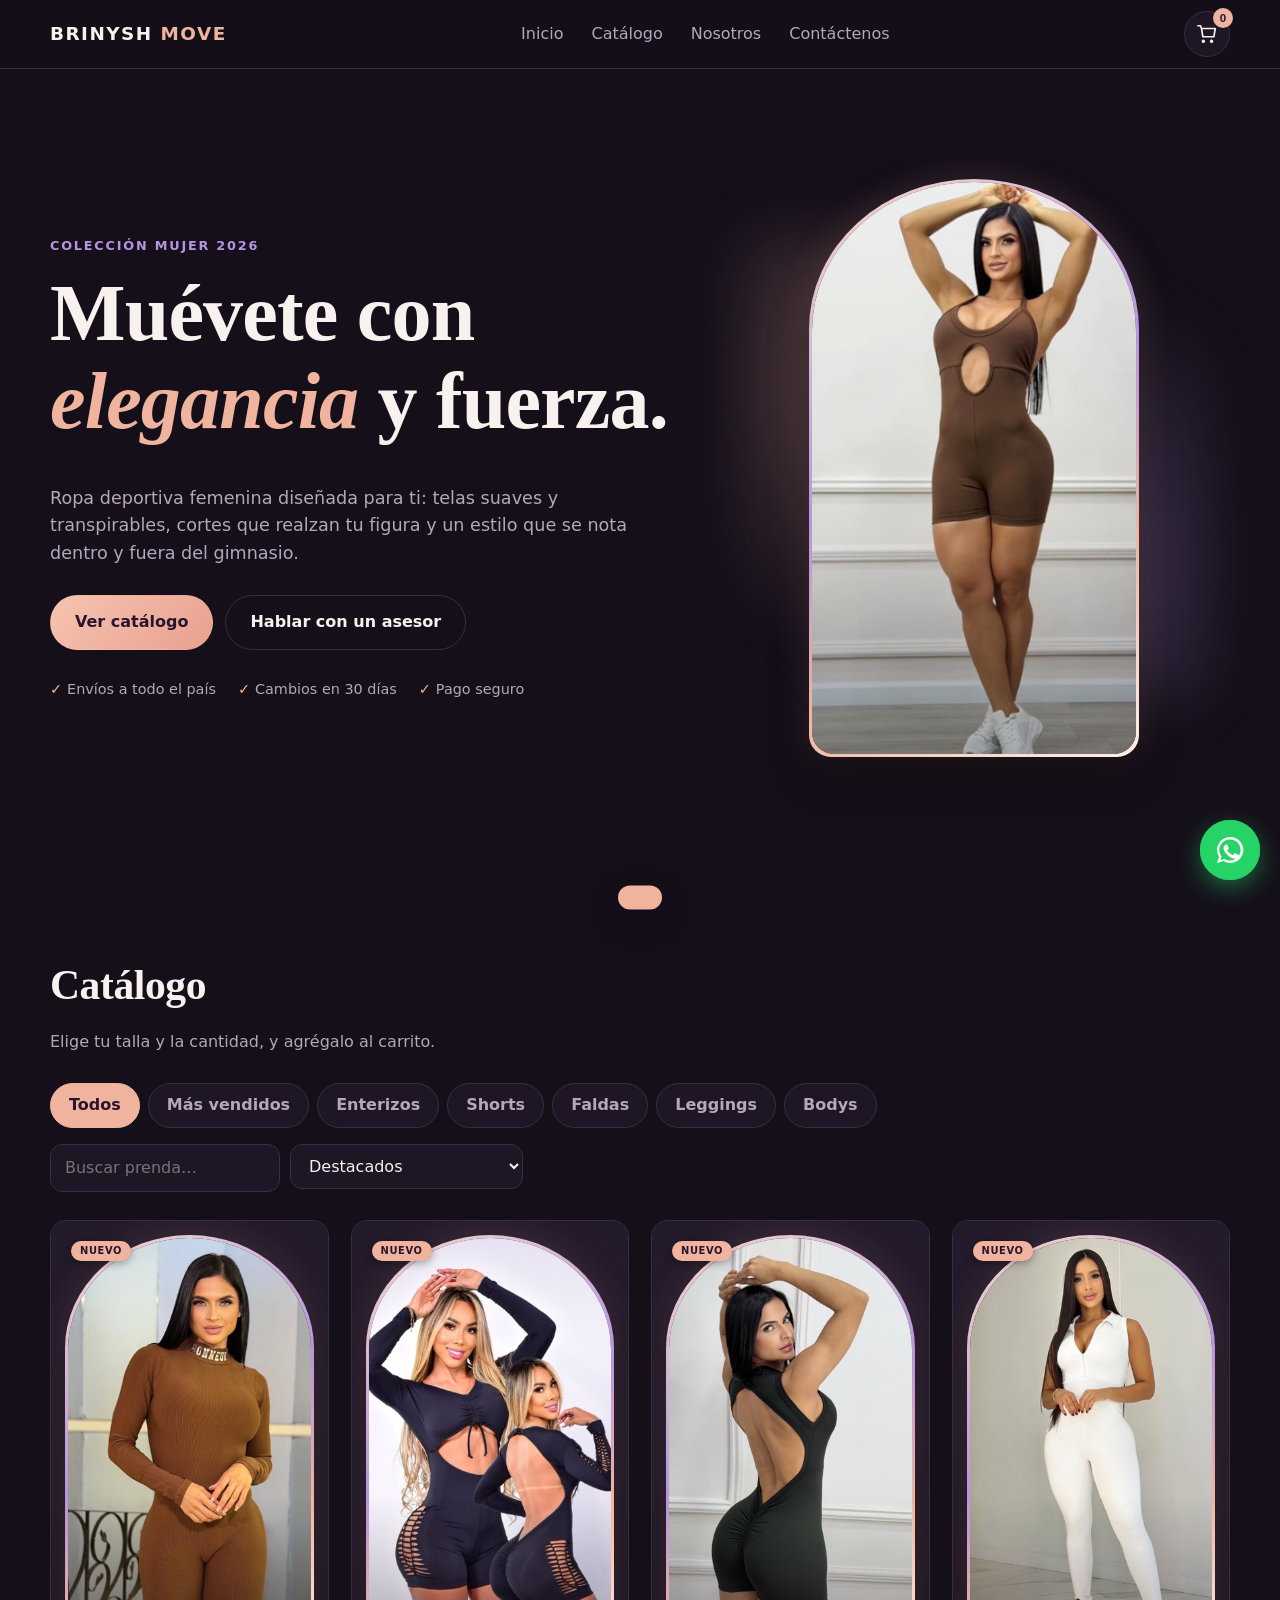
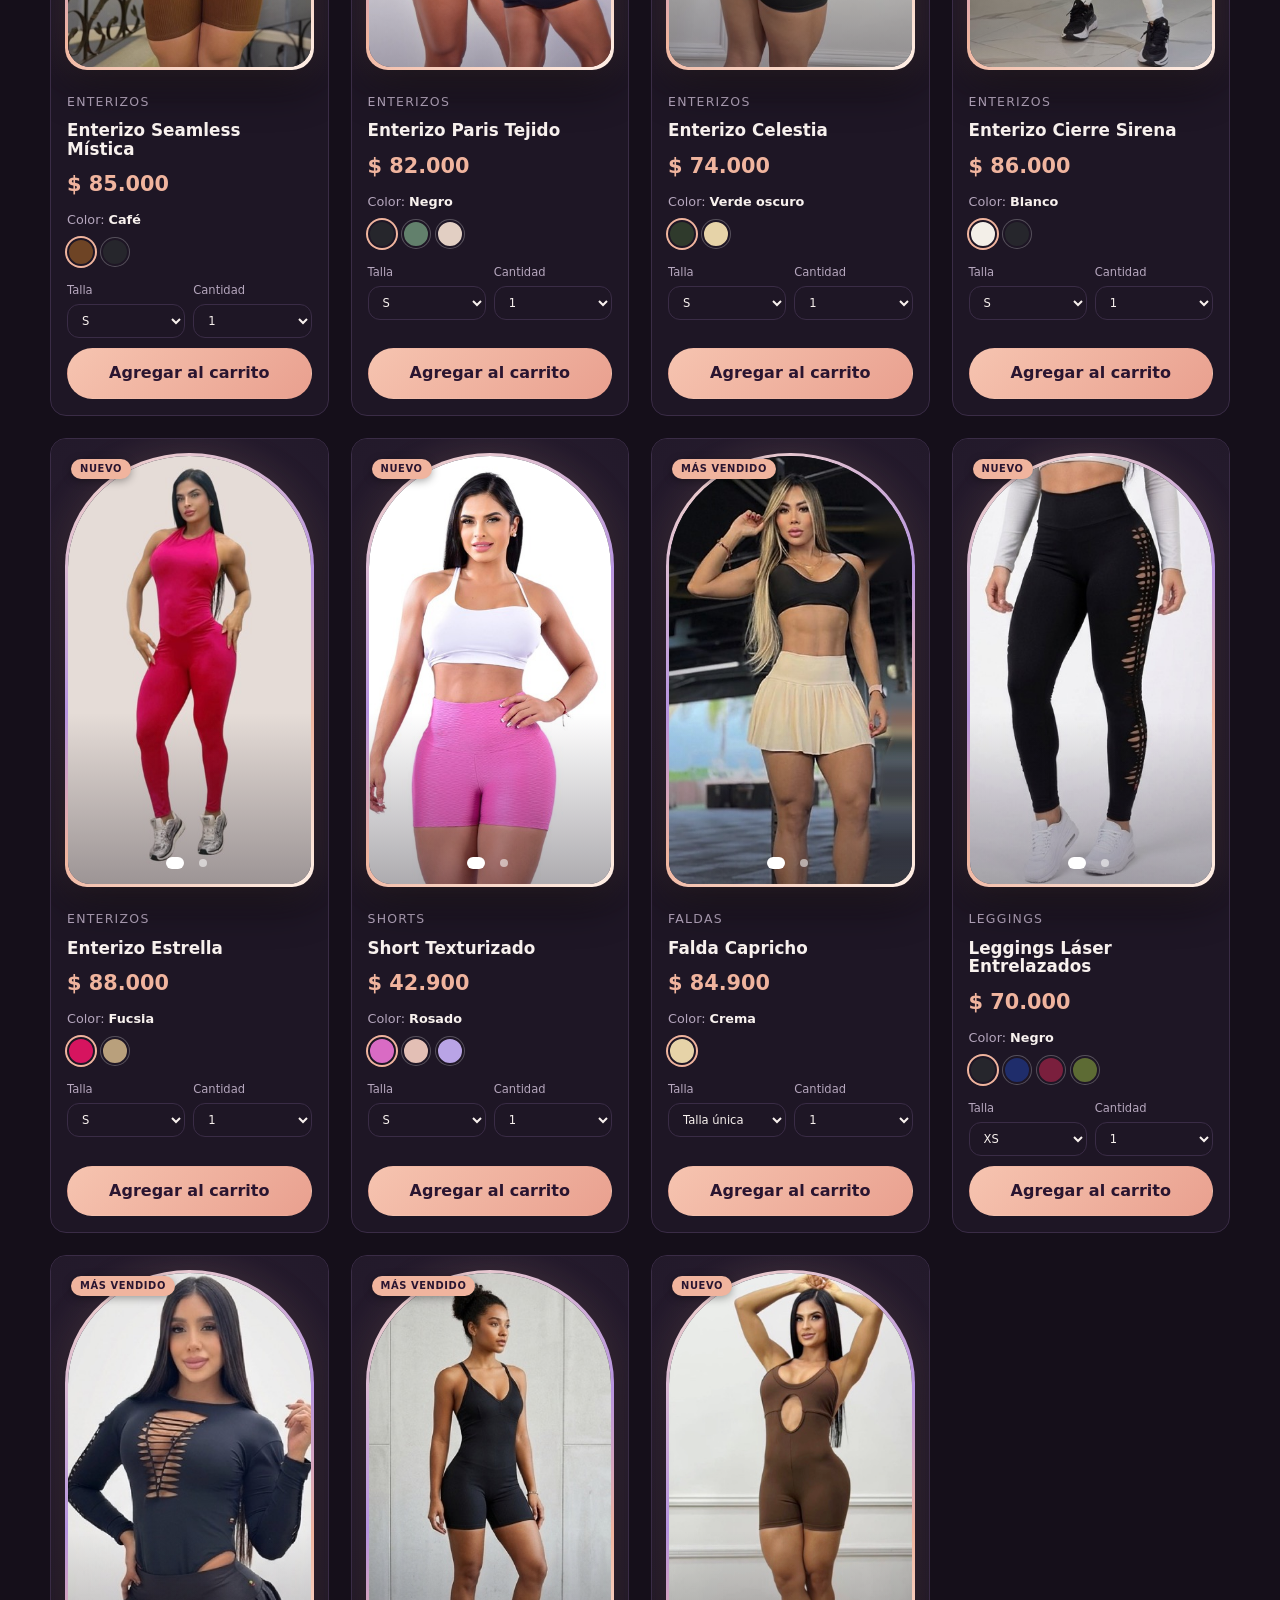
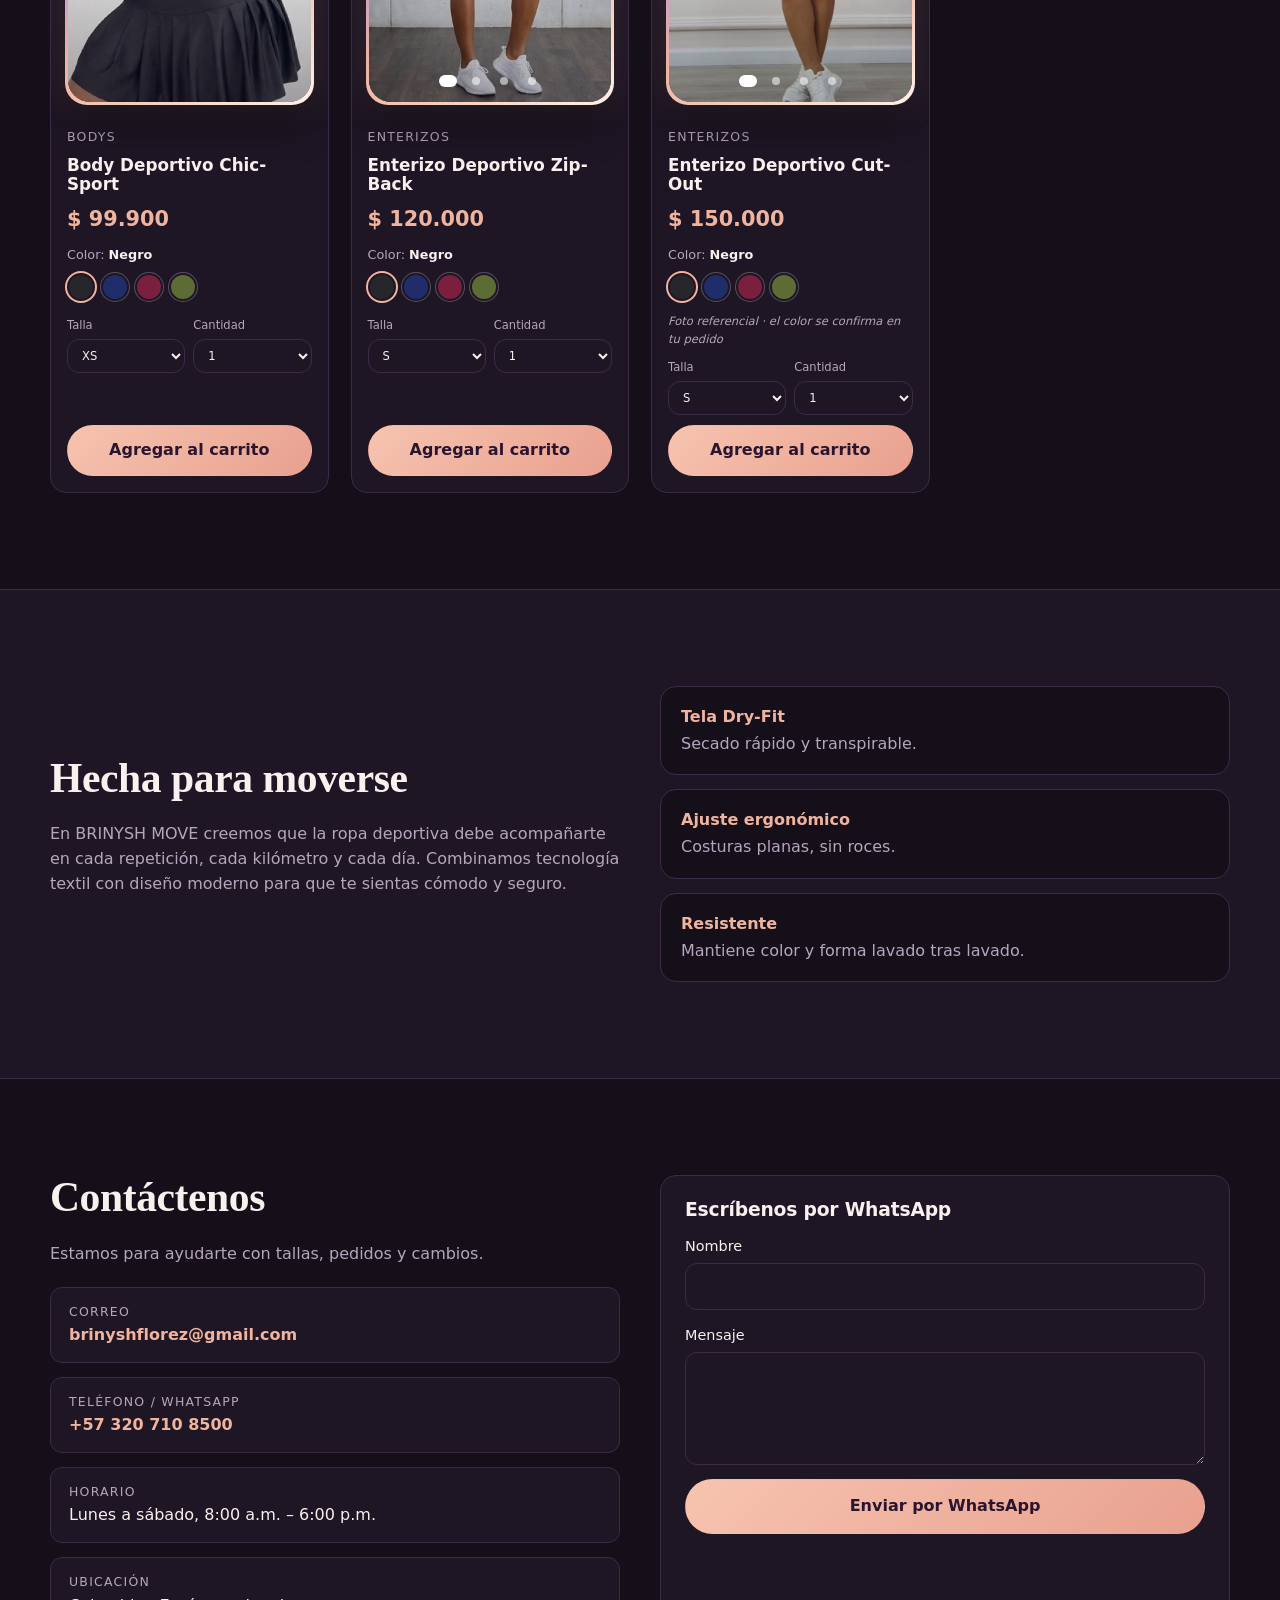
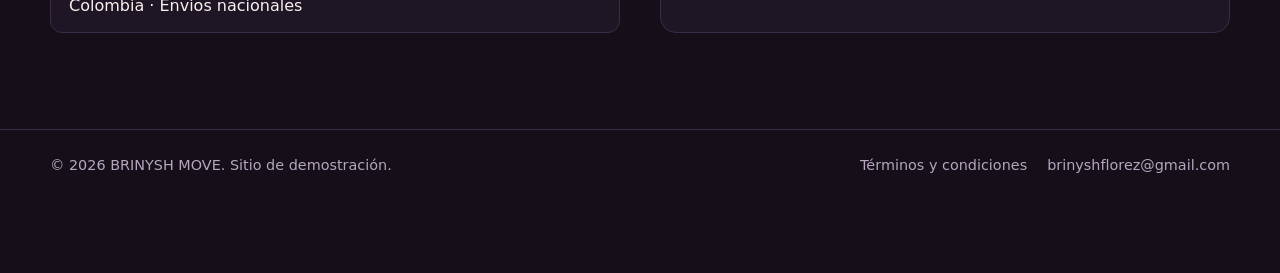
<file: index.html>
<!doctype html>
<html lang="es">
<head>
  <meta charset="utf-8">
  <meta name="viewport" content="width=device-width, initial-scale=1">
  <title>BRINYSH MOVE | Ropa deportiva</title>
  <meta name="description" content="BRINYSH MOVE: ropa deportiva femenina de alto rendimiento. Camisetas, leggings, shorts, sudaderas y más. Compra online y escríbenos por WhatsApp.">
  <meta name="theme-color" content="#150f1a">
  <meta http-equiv="Content-Security-Policy" content="default-src 'self'; img-src 'self' data:; style-src 'self'; script-src 'self'; base-uri 'self'; form-action 'none'">
  <meta property="og:title" content="BRINYSH MOVE | Ropa deportiva">
  <meta property="og:description" content="Muévete con estilo. Ropa deportiva femenina de alto rendimiento.">
  <meta property="og:type" content="website">
  <link rel="icon" href="data:image/svg+xml,%3Csvg xmlns='http://www.w3.org/2000/svg' viewBox='0 0 32 32'%3E%3Crect width='32' height='32' rx='8' fill='%23150f1a'/%3E%3Cpath d='M7 22 13 10l4 8 3-5 5 9' fill='none' stroke='%23f0b49e' stroke-width='3' stroke-linecap='round' stroke-linejoin='round'/%3E%3C/svg%3E">
  <link rel="stylesheet" href="css/styles.css">
</head>
<body>
  <a class="skip" href="#catalogo">Saltar al catálogo</a>

  <header class="header">
    <div class="container header__inner">
      <a class="logo" href="#inicio" aria-label="BRINYSH MOVE, inicio">BRINYSH<span> MOVE</span></a>
      <nav class="nav" id="nav" aria-label="Principal">
        <a href="#inicio">Inicio</a>
        <a href="#catalogo">Catálogo</a>
        <a href="#nosotros">Nosotros</a>
        <a href="#contacto">Contáctenos</a>
      </nav>
      <div class="header__actions">
        <button class="cart-btn" id="openCart" type="button" aria-label="Abrir carrito">
          <svg viewBox="0 0 24 24" aria-hidden="true"><path d="M6 6h15l-1.5 9h-12zM6 6 5 3H2M9 20a1 1 0 1 0 0 .01M18 20a1 1 0 1 0 0 .01"/></svg>
          <span class="cart-btn__count" id="cartCount" aria-live="polite">0</span>
        </button>
        <button class="burger" id="burger" type="button" aria-label="Menú" aria-expanded="false" aria-controls="nav"><span></span><span></span><span></span></button>
      </div>
    </div>
  </header>

  <main>
    <section class="hero" id="inicio">
      <div class="container hero__inner">
        <div class="hero__text">
          <p class="eyebrow">Colección mujer 2026</p>
          <h1>Muévete con <em>elegancia</em> y fuerza.</h1>
          <p class="lead">Ropa deportiva femenina diseñada para ti: telas suaves y transpirables, cortes que realzan tu figura y un estilo que se nota dentro y fuera del gimnasio.</p>
          <div class="hero__cta">
            <a class="btn btn--primary" href="#catalogo">Ver catálogo</a>
            <a class="btn btn--ghost" href="#contacto">Hablar con un asesor</a>
          </div>
          <ul class="perks">
            <li>Envíos a todo el país</li>
            <li>Cambios en 30 días</li>
            <li>Pago seguro</li>
          </ul>
        </div>
        <div class="hero__art" aria-hidden="true">
          <div class="hero__blob"></div>
          <div class="hero__card" id="heroArt"></div>
        </div>
      </div>
    </section>

    <section class="section" id="catalogo">
      <div class="container">
        <div class="section__head">
          <h2>Catálogo</h2>
          <p>Elige tu talla y la cantidad, y agrégalo al carrito.</p>
        </div>

        <div class="toolbar">
          <div class="chips" id="chips" role="group" aria-label="Filtrar por categoría"></div>
          <div class="toolbar__right">
            <label class="field">
              <span class="sr">Buscar</span>
              <input type="search" id="search" placeholder="Buscar prenda…" autocomplete="off">
            </label>
            <label class="field">
              <span class="sr">Ordenar</span>
              <select id="sort">
                <option value="featured">Destacados</option>
                <option value="asc">Precio: menor a mayor</option>
                <option value="desc">Precio: mayor a menor</option>
                <option value="name">Nombre A-Z</option>
              </select>
            </label>
          </div>
        </div>

        <div class="grid" id="grid" aria-live="polite"></div>
        <p class="empty" id="empty" hidden>No encontramos prendas con ese criterio.</p>
      </div>
    </section>

    <section class="section section--alt" id="nosotros">
      <div class="container about">
        <div>
          <h2>Hecha para moverse</h2>
          <p>En BRINYSH MOVE creemos que la ropa deportiva debe acompañarte en cada repetición, cada kilómetro y cada día. Combinamos tecnología textil con diseño moderno para que te sientas cómodo y seguro.</p>
        </div>
        <ul class="features">
          <li><strong>Tela Dry-Fit</strong><span>Secado rápido y transpirable.</span></li>
          <li><strong>Ajuste ergonómico</strong><span>Costuras planas, sin roces.</span></li>
          <li><strong>Resistente</strong><span>Mantiene color y forma lavado tras lavado.</span></li>
        </ul>
      </div>
    </section>

    <section class="section" id="contacto">
      <div class="container contact">
        <div>
          <h2>Contáctenos</h2>
          <p>Estamos para ayudarte con tallas, pedidos y cambios.</p>
          <ul class="contact__list">
            <li><span>Correo</span><a href="mailto:brinyshflorez@gmail.com">brinyshflorez@gmail.com</a></li>
            <li><span>Teléfono / WhatsApp</span><a href="tel:+573207108500">+57 320 710 8500</a></li>
            <li><span>Horario</span>Lunes a sábado, 8:00 a.m. – 6:00 p.m.</li>
            <li><span>Ubicación</span>Colombia · Envíos nacionales</li>
          </ul>
        </div>
        <form class="form" id="contactForm" novalidate>
          <h3>Escríbenos por WhatsApp</h3>
          <label>Nombre
            <input name="name" required maxlength="60" autocomplete="name">
          </label>
          <label>Mensaje
            <textarea name="message" rows="4" required maxlength="400"></textarea>
          </label>
          <p class="form__error" id="formError" role="alert" hidden></p>
          <button class="btn btn--primary" type="submit">Enviar por WhatsApp</button>
        </form>
      </div>
    </section>
  </main>

  <footer class="footer">
    <div class="container footer__inner">
      <span>© <span id="year"></span> BRINYSH MOVE. Sitio de demostración.</span>
      <nav class="footer__links" aria-label="Legal y contacto">
        <a href="terminos.html">Términos y condiciones</a>
        <a href="mailto:brinyshflorez@gmail.com">brinyshflorez@gmail.com</a>
      </nav>
    </div>
  </footer>

  <a class="wa" id="waFloat" href="#" target="_blank" rel="noopener noreferrer" aria-label="Chatear por WhatsApp con el vendedor">
    <svg viewBox="0 0 32 32" aria-hidden="true"><path fill="currentColor" d="M16 3a13 13 0 0 0-11 19.8L3 29l6.4-2A13 13 0 1 0 16 3zm0 2.4a10.6 10.6 0 1 1-5.5 19.7l-.4-.2-3.8 1.2 1.2-3.7-.3-.4A10.6 10.6 0 0 1 16 5.4zm-4.2 5.3c-.3 0-.7.1-1 .5-.4.4-1.300 1.300-1.300 3.100s1.300 3.600 1.500 3.800c.2.300 2.600 4.100 6.400 5.600 3.100 1.200 3.700 1 4.400.9.700-.1 2.200-.9 2.500-1.800.3-.9.3-1.600.2-1.800-.1-.2-.4-.3-.8-.5s-2.200-1.100-2.500-1.200c-.3-.1-.6-.2-.8.200-.2.400-.9 1.200-1.100 1.400-.2.200-.4.300-.8.100-.4-.2-1.600-.6-3-1.900-1.100-1-1.900-2.200-2.100-2.600-.2-.4 0-.6.200-.8l.6-.7c.2-.2.200-.4.400-.6.100-.3.100-.5 0-.7l-1.100-2.700c-.3-.7-.6-.6-.8-.6z"/></svg>
  </a>

  <div class="overlay" id="overlay" hidden></div>
  <aside class="drawer" id="drawer" role="dialog" aria-modal="true" aria-labelledby="drawerTitle" aria-hidden="true">
    <div class="drawer__head">
      <h2 id="drawerTitle">Tu carrito</h2>
      <button type="button" class="icon-btn" id="closeCart" aria-label="Cerrar carrito">✕</button>
    </div>
    <ul class="cart-list" id="cartList"></ul>
    <p class="empty" id="cartEmpty">Tu carrito está vacío.</p>
    <div class="drawer__foot">
      <div class="totals"><span>Total</span><strong id="cartTotal">$0</strong></div>
      <button type="button" class="btn btn--primary btn--block" id="checkout" disabled>Pagar con PSE</button>
      <button type="button" class="btn btn--ghost btn--block" id="clearCart" disabled>Vaciar carrito</button>
      <p class="note">Pago con PSE (débito desde tu cuenta bancaria). Demo: no se cobra dinero real.</p>
    </div>
  </aside>

  <div class="toast" id="toast" role="status" aria-live="polite"></div>

  <script src="js/config.js"></script>
  <script src="js/products.js"></script>
  <script src="js/app.js"></script>
</body>
</html>
</file>
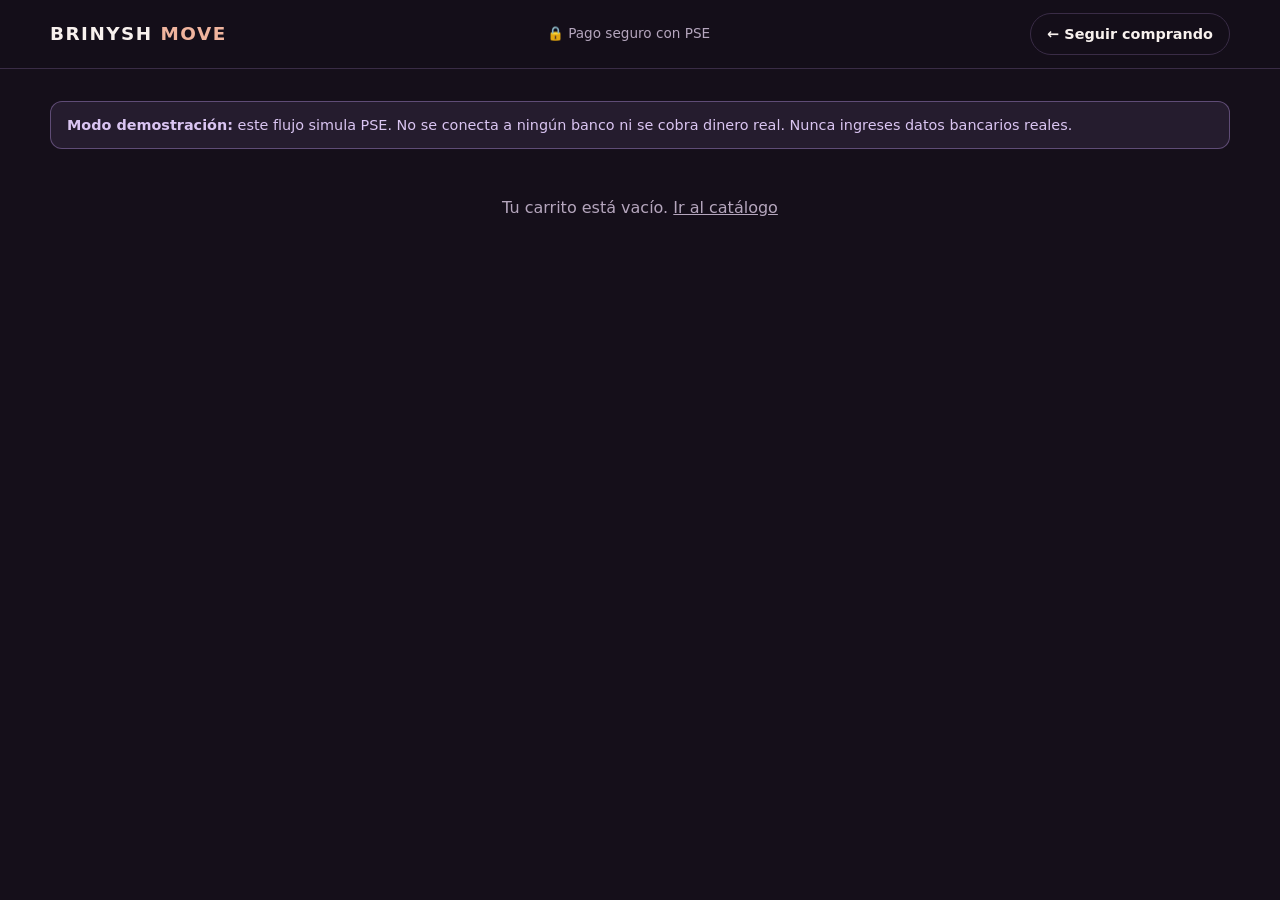
<file: checkout.html>
<!doctype html>
<html lang="es">
<head>
  <meta charset="utf-8">
  <meta name="viewport" content="width=device-width, initial-scale=1">
  <title>Pagar con PSE | BRINYSH MOVE</title>
  <meta name="robots" content="noindex">
  <meta name="theme-color" content="#150f1a">
  <meta http-equiv="Content-Security-Policy" content="default-src 'self'; img-src 'self' data:; style-src 'self'; script-src 'self'; base-uri 'self'; form-action 'none'; connect-src https://script.google.com https://script.googleusercontent.com">
  <link rel="icon" href="data:image/svg+xml,%3Csvg xmlns='http://www.w3.org/2000/svg' viewBox='0 0 32 32'%3E%3Crect width='32' height='32' rx='8' fill='%23150f1a'/%3E%3Cpath d='M7 22 13 10l4 8 3-5 5 9' fill='none' stroke='%23f0b49e' stroke-width='3' stroke-linecap='round' stroke-linejoin='round'/%3E%3C/svg%3E">
  <link rel="stylesheet" href="css/styles.css">
</head>
<body>
  <header class="header">
    <div class="container header__inner">
      <a class="logo" href="index.html" aria-label="BRINYSH MOVE, volver a la tienda">BRINYSH<span> MOVE</span></a>
      <span class="secure">🔒 Pago seguro con PSE</span>
      <a class="btn btn--ghost btn--sm" href="index.html">← Seguir comprando</a>
    </div>
  </header>

  <main class="container checkout">
    <p class="sim-banner" role="note"><strong>Modo demostración:</strong> este flujo simula PSE. No se conecta a ningún banco ni se cobra dinero real. Nunca ingreses datos bancarios reales.</p>

    <!-- Paso 1: datos del comprador -->
    <section id="viewForm" class="checkout__grid">
      <form class="panel" id="payForm" novalidate>
        <h1>Pagar con PSE</h1>
        <p class="muted">Completa tus datos y elige tu banco. Te llevaremos a su portal para autorizar el pago.</p>

        <fieldset>
          <legend>Datos del comprador</legend>
          <div class="row">
            <label>Tipo de persona
              <select name="personType" id="personType">
                <option value="natural">Persona natural</option>
                <option value="juridica">Persona jurídica</option>
              </select>
            </label>
            <label>Tipo de documento
              <select name="docType" id="docType"></select>
            </label>
          </div>
          <div class="row">
            <label>Número de documento
              <input name="docNumber" id="docNumber" inputmode="numeric" maxlength="15" autocomplete="off" required>
              <small class="err" data-for="docNumber"></small>
            </label>
            <label>Nombre completo / Razón social
              <input name="fullName" maxlength="80" autocomplete="name" required>
              <small class="err" data-for="fullName"></small>
            </label>
          </div>
          <div class="row">
            <label>Correo electrónico
              <input name="email" type="email" maxlength="100" autocomplete="email" required>
              <small class="err" data-for="email"></small>
            </label>
            <label>Celular
              <input name="phone" type="tel" inputmode="numeric" maxlength="10" placeholder="3001234567" autocomplete="tel-national" required>
              <small class="err" data-for="phone"></small>
            </label>
          </div>
        </fieldset>

        <fieldset>
          <legend>Dirección de envío</legend>
          <div class="row">
            <label>Ciudad
              <input name="city" maxlength="60" autocomplete="address-level2" required>
              <small class="err" data-for="city"></small>
            </label>
            <label>Dirección
              <input name="address" maxlength="100" autocomplete="street-address" required>
              <small class="err" data-for="address"></small>
            </label>
          </div>
        </fieldset>

        <fieldset>
          <legend>Banco</legend>
          <label>Selecciona tu entidad financiera
            <select name="bank" id="bank" required></select>
            <small class="err" data-for="bank"></small>
          </label>
        </fieldset>

        <label class="check">
          <input type="checkbox" name="terms" required>
          <span>Acepto los <a class="terms-link" href="terminos.html" target="_blank" rel="noopener">términos y condiciones</a> y la política de tratamiento de datos (Ley 1581 de 2012).</span>
        </label>
        <small class="err" data-for="terms"></small>

        <button class="btn btn--primary btn--block" type="submit" id="payBtn">Pagar con PSE</button>
      </form>

      <aside class="panel summary" aria-label="Resumen del pedido">
        <h2>Resumen</h2>
        <ul id="sumList" class="sum-list"></ul>
        <div class="totals"><span>Total a pagar</span><strong id="sumTotal">$0</strong></div>
        <p class="note">Envío gratis a todo el país (demo).</p>
      </aside>
    </section>

    <!-- Paso 2: portal del banco (simulado) -->
    <section id="viewBank" class="panel bank" hidden aria-live="polite">
      <div class="bank__top">
        <span class="pse-logo">PSE</span>
        <span class="muted">Portal simulado de <strong id="bankName"></strong></span>
      </div>
      <h1>Autoriza el pago</h1>
      <dl class="kv">
        <div><dt>Comercio</dt><dd>BRINYSH MOVE</dd></div>
        <div><dt>Referencia</dt><dd id="bankRef"></dd></div>
        <div><dt>Valor</dt><dd id="bankAmount"></dd></div>
      </dl>
      <p class="muted">En un pago real aquí iniciarías sesión en tu banco. Elige el resultado que quieres simular:</p>
      <div class="bank__actions">
        <button class="btn btn--primary" type="button" data-result="approved">Aprobar pago</button>
        <button class="btn btn--ghost" type="button" data-result="pending">Dejar pendiente</button>
        <button class="btn btn--danger" type="button" data-result="rejected">Rechazar pago</button>
      </div>
    </section>

    <!-- Paso 3: resultado -->
    <section id="viewResult" class="panel result" hidden aria-live="polite">
      <div class="result__icon" id="resIcon" aria-hidden="true"></div>
      <h1 id="resTitle"></h1>
      <p class="muted" id="resText"></p>
      <dl class="kv">
        <div><dt>Referencia</dt><dd id="resRef"></dd></div>
        <div><dt>Estado</dt><dd id="resState"></dd></div>
        <div><dt>Banco</dt><dd id="resBank"></dd></div>
        <div><dt>Valor</dt><dd id="resAmount"></dd></div>
        <div><dt>Fecha</dt><dd id="resDate"></dd></div>
      </dl>

      <div class="bank__actions">
        <button class="btn btn--primary" type="button" id="resSurvey" hidden>Calificar mi experiencia →</button>
        <a class="btn btn--ghost" href="index.html" id="resHome">Volver a la tienda</a>
        <a class="btn btn--ghost" id="resRetry" href="checkout.html" hidden>Intentar de nuevo</a>
      </div>
    </section>

    <!-- Paso 4: encuesta (solo con pago aprobado) -->
    <section id="viewSurvey" class="panel survey-view" hidden>
      <p class="step">Último paso · menos de 1 minuto</p>
      <h1>¿Cómo fue tu experiencia?</h1>
      <p class="muted">Responde 5 preguntas sobre el servicio. Tu opinión nos ayuda a mejorar.</p>
      <form class="survey" id="surveyForm" novalidate>
        <h2>Cuéntanos cómo fue tu experiencia</h2>
        <p class="muted">5 preguntas rápidas sobre el servicio. Tu opinión nos ayuda a mejorar.</p>
        <fieldset><legend>1. ¿Qué tan satisfecho(a) estás con tu compra en general?</legend><div class="scale" data-q="q1" data-min="1" data-max="5" role="radiogroup"></div><small class="err" data-for="q1"></small></fieldset>
        <fieldset><legend>2. ¿Qué tan fácil fue el proceso de compra y pago?</legend><div class="scale" data-q="q2" data-min="1" data-max="5" role="radiogroup"></div><small class="err" data-for="q2"></small></fieldset>
        <fieldset><legend>3. ¿Qué tan claras fueron las fotos, tallas y precios?</legend><div class="scale" data-q="q3" data-min="1" data-max="5" role="radiogroup"></div><small class="err" data-for="q3"></small></fieldset>
        <fieldset><legend>4. ¿Qué tan probable es que recomiendes BRINYSH MOVE? (0 = nada, 10 = muy probable)</legend><div class="scale scale--wide" data-q="q4" data-min="0" data-max="10" role="radiogroup"></div><small class="err" data-for="q4"></small></fieldset>
        <label>5. ¿Algún comentario o sugerencia? (opcional)
          <textarea name="q5" maxlength="500" rows="3"></textarea>
        </label>
        <button class="btn btn--primary btn--block" type="submit" id="surveyBtn">Enviar encuesta</button>
      <div class="progress" id="surveyProgress" role="status" aria-live="polite" hidden>
        <p class="progress__msg" id="surveyMsg">Guardando tu opinión…</p>
        <div class="progress__track" role="progressbar" aria-valuemin="0" aria-valuemax="100" aria-valuenow="0" id="surveyBar">
          <div class="progress__fill" id="surveyFill"></div>
        </div>
        <p class="progress__pct" id="surveyPct">0%</p>
      </div>
      </form>
      <button class="btn btn--link" type="button" id="surveySkip">Omitir por ahora</button>
    </section>

    <!-- Paso 5: agradecimiento -->
    <section id="viewThanks" class="panel result" hidden aria-live="polite">
      <div class="result__icon ok" aria-hidden="true">♥</div>
      <h1>¡Gracias por tu opinión!</h1>
      <p class="muted">Tu respuesta fue registrada. Nos ayuda a seguir mejorando BRINYSH MOVE.</p>
      <div class="bank__actions"><a class="btn btn--primary" href="index.html">Volver a la tienda</a></div>
    </section>

    <p class="empty" id="emptyCart" hidden>Tu carrito está vacío. <a href="index.html#catalogo">Ir al catálogo</a></p>
  </main>

  <script src="js/config.js"></script>
  <script src="js/products.js"></script>
  <script src="js/banks.js"></script>
  <script src="js/checkout.js"></script>
</body>
</html>
</file>
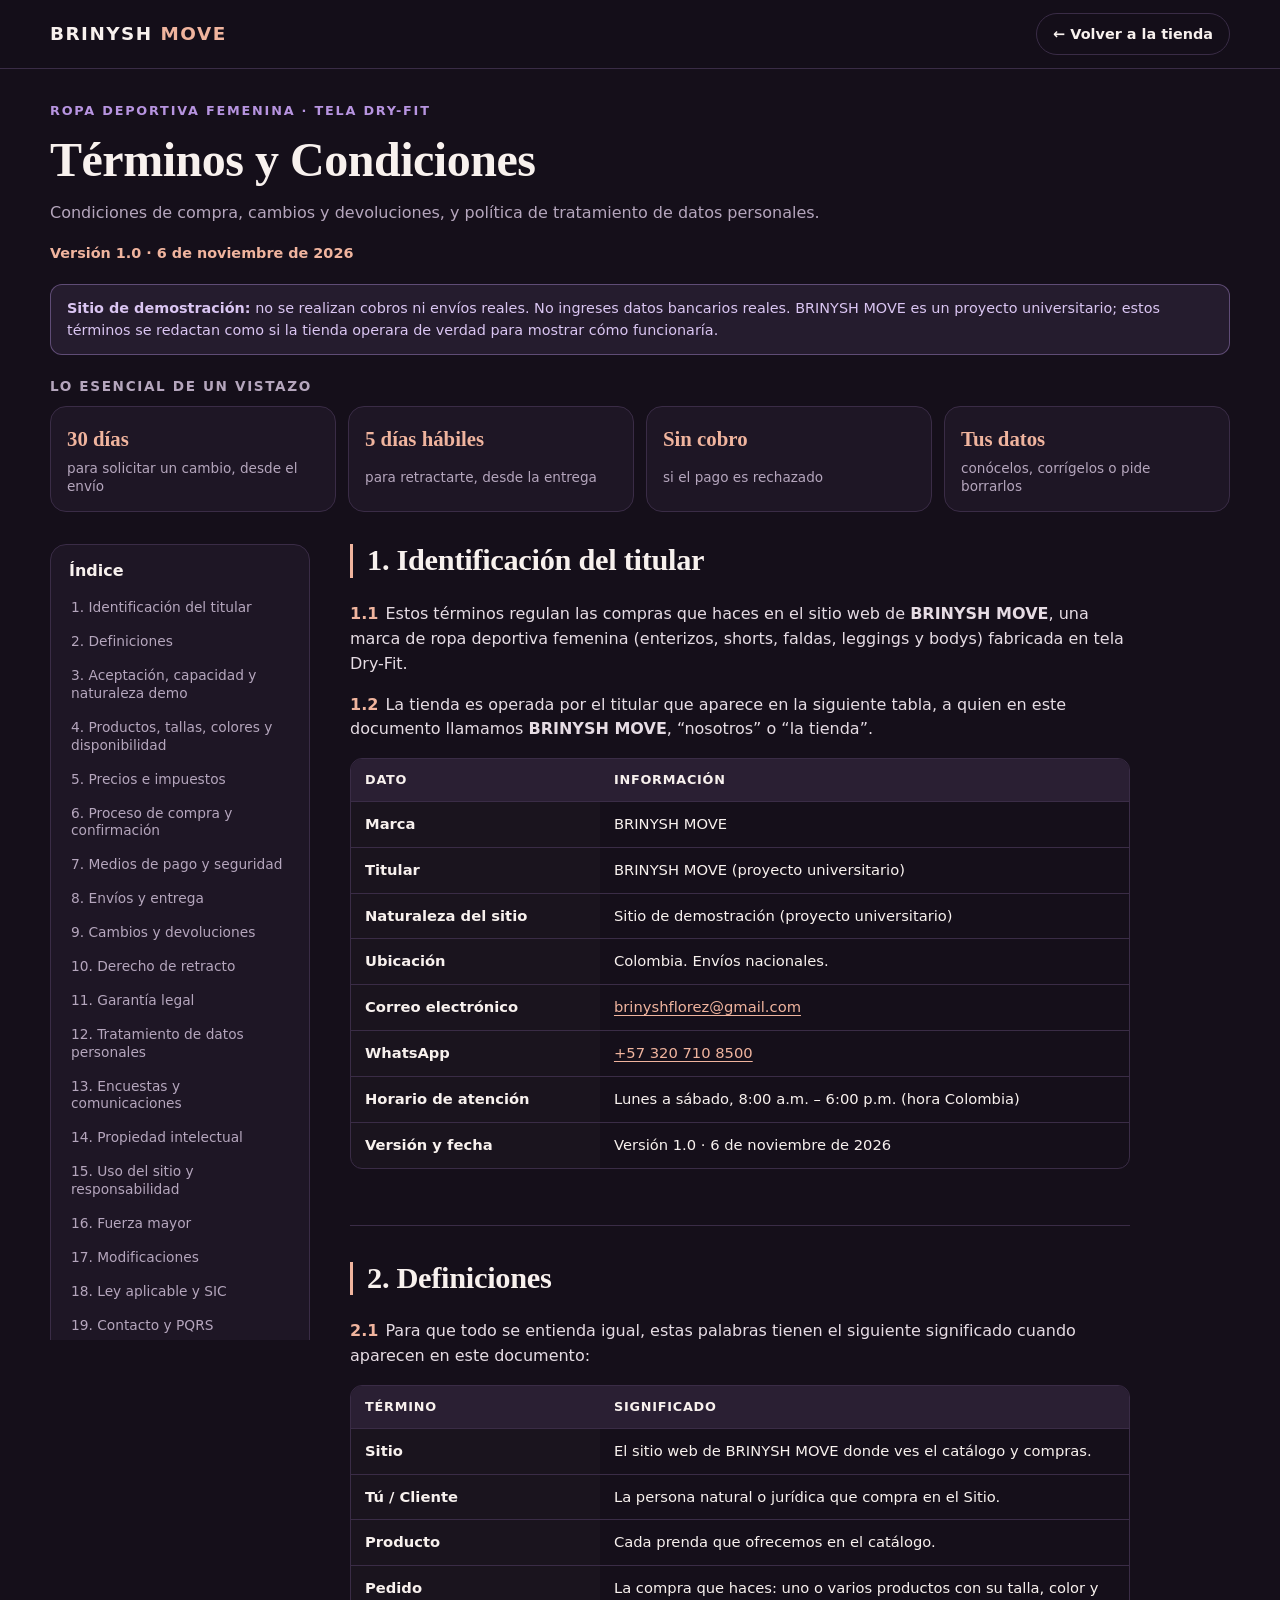
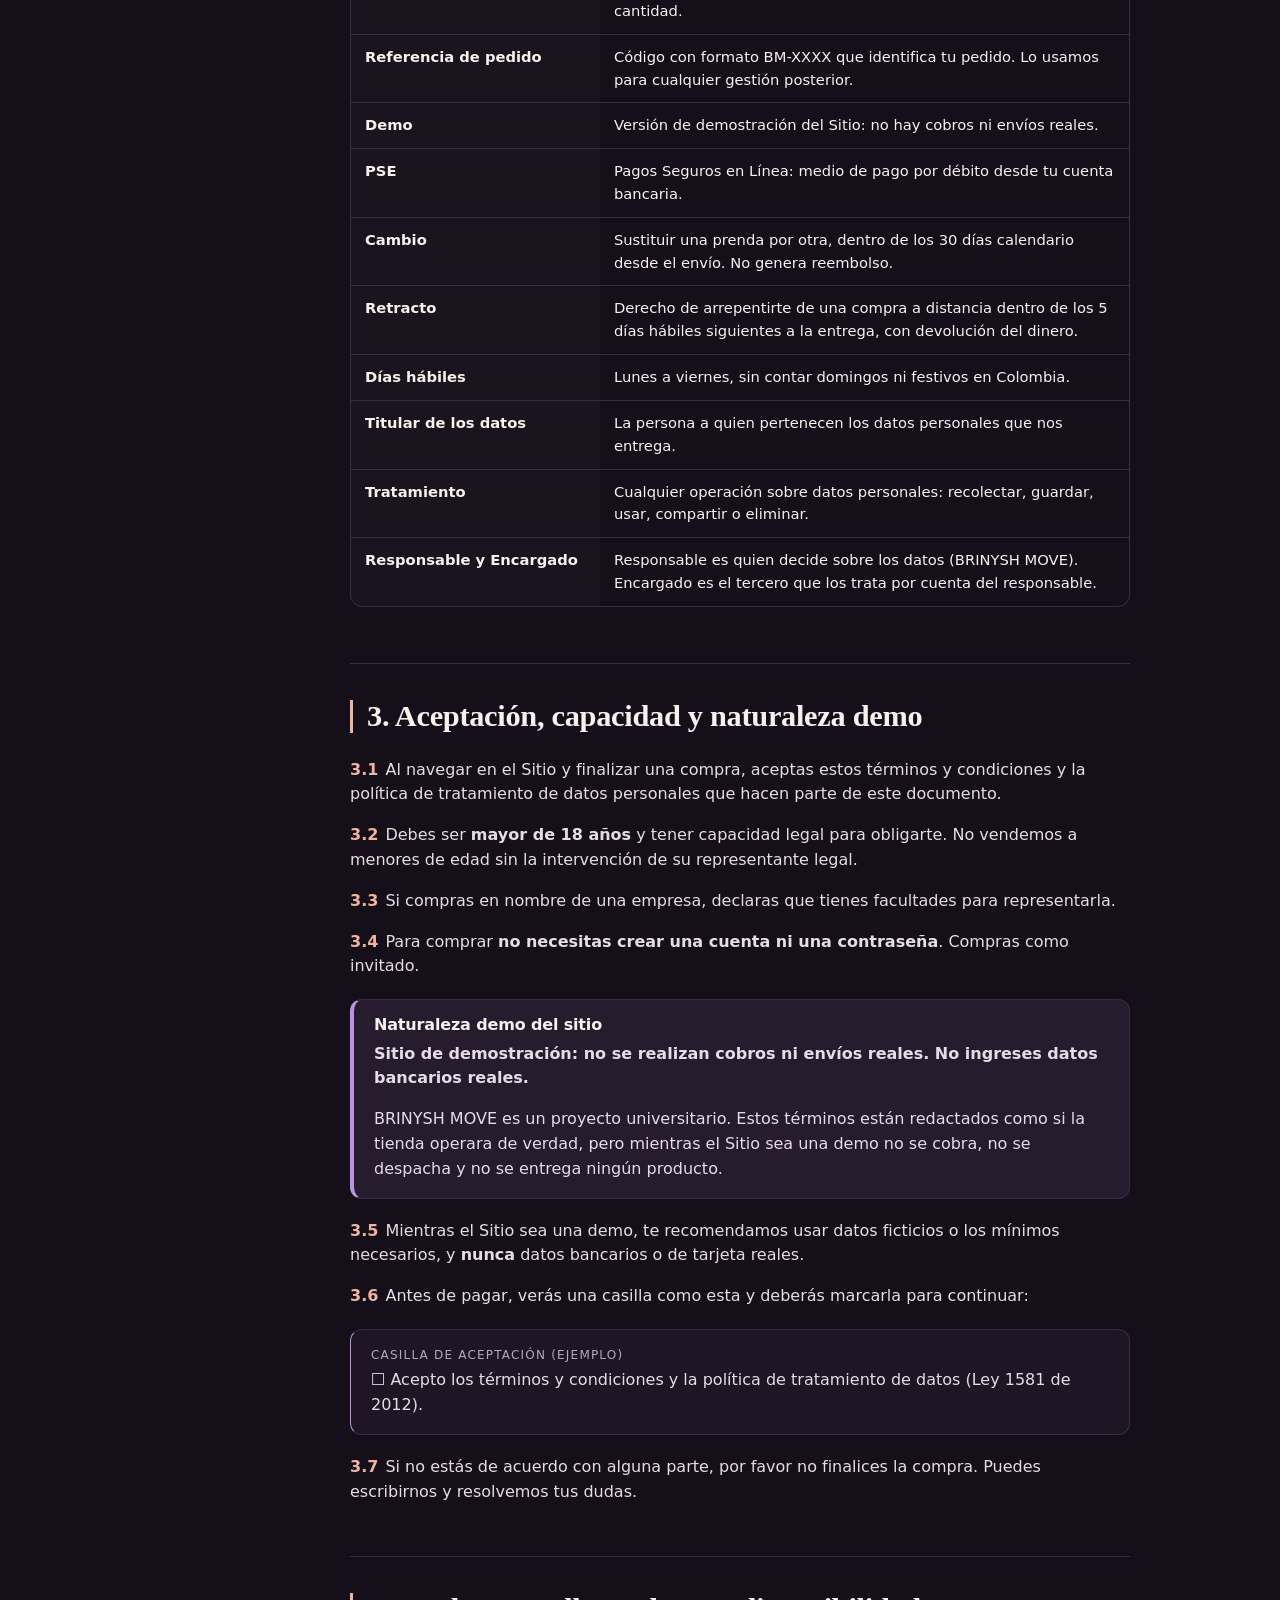
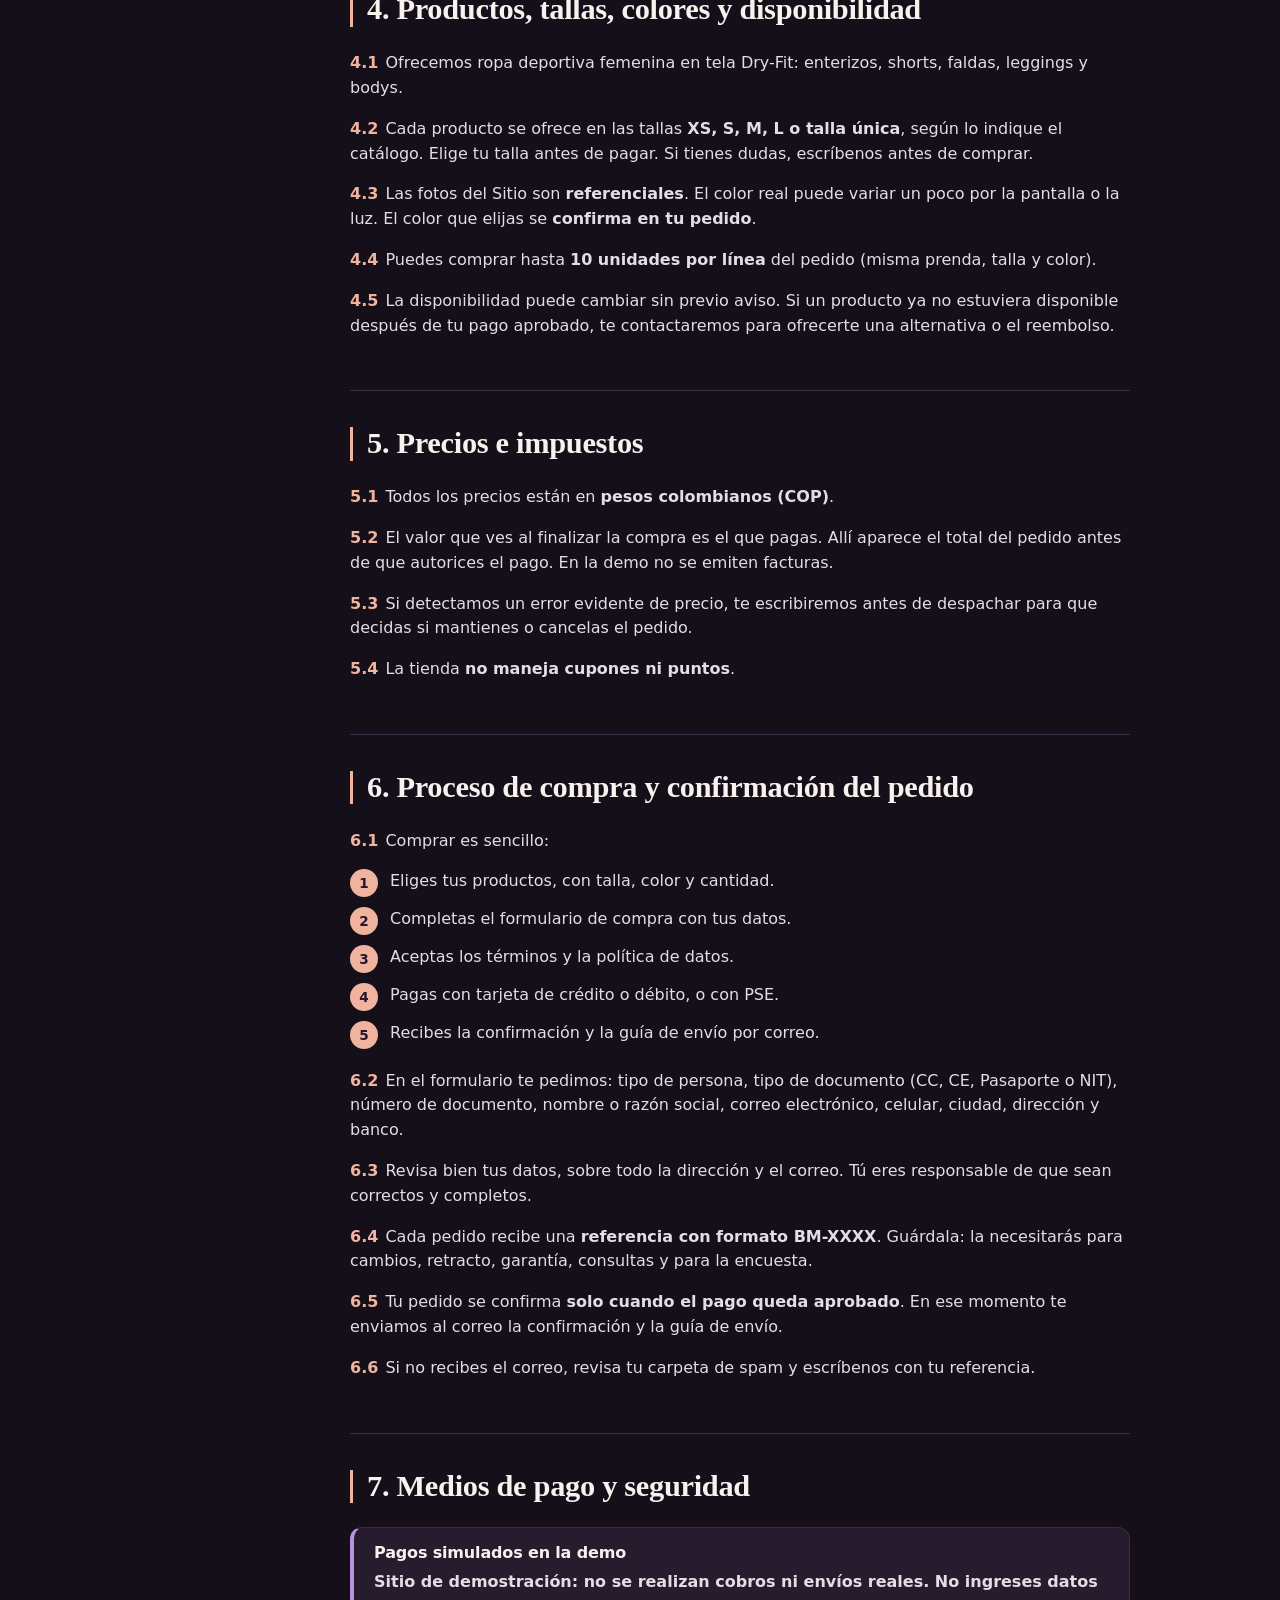
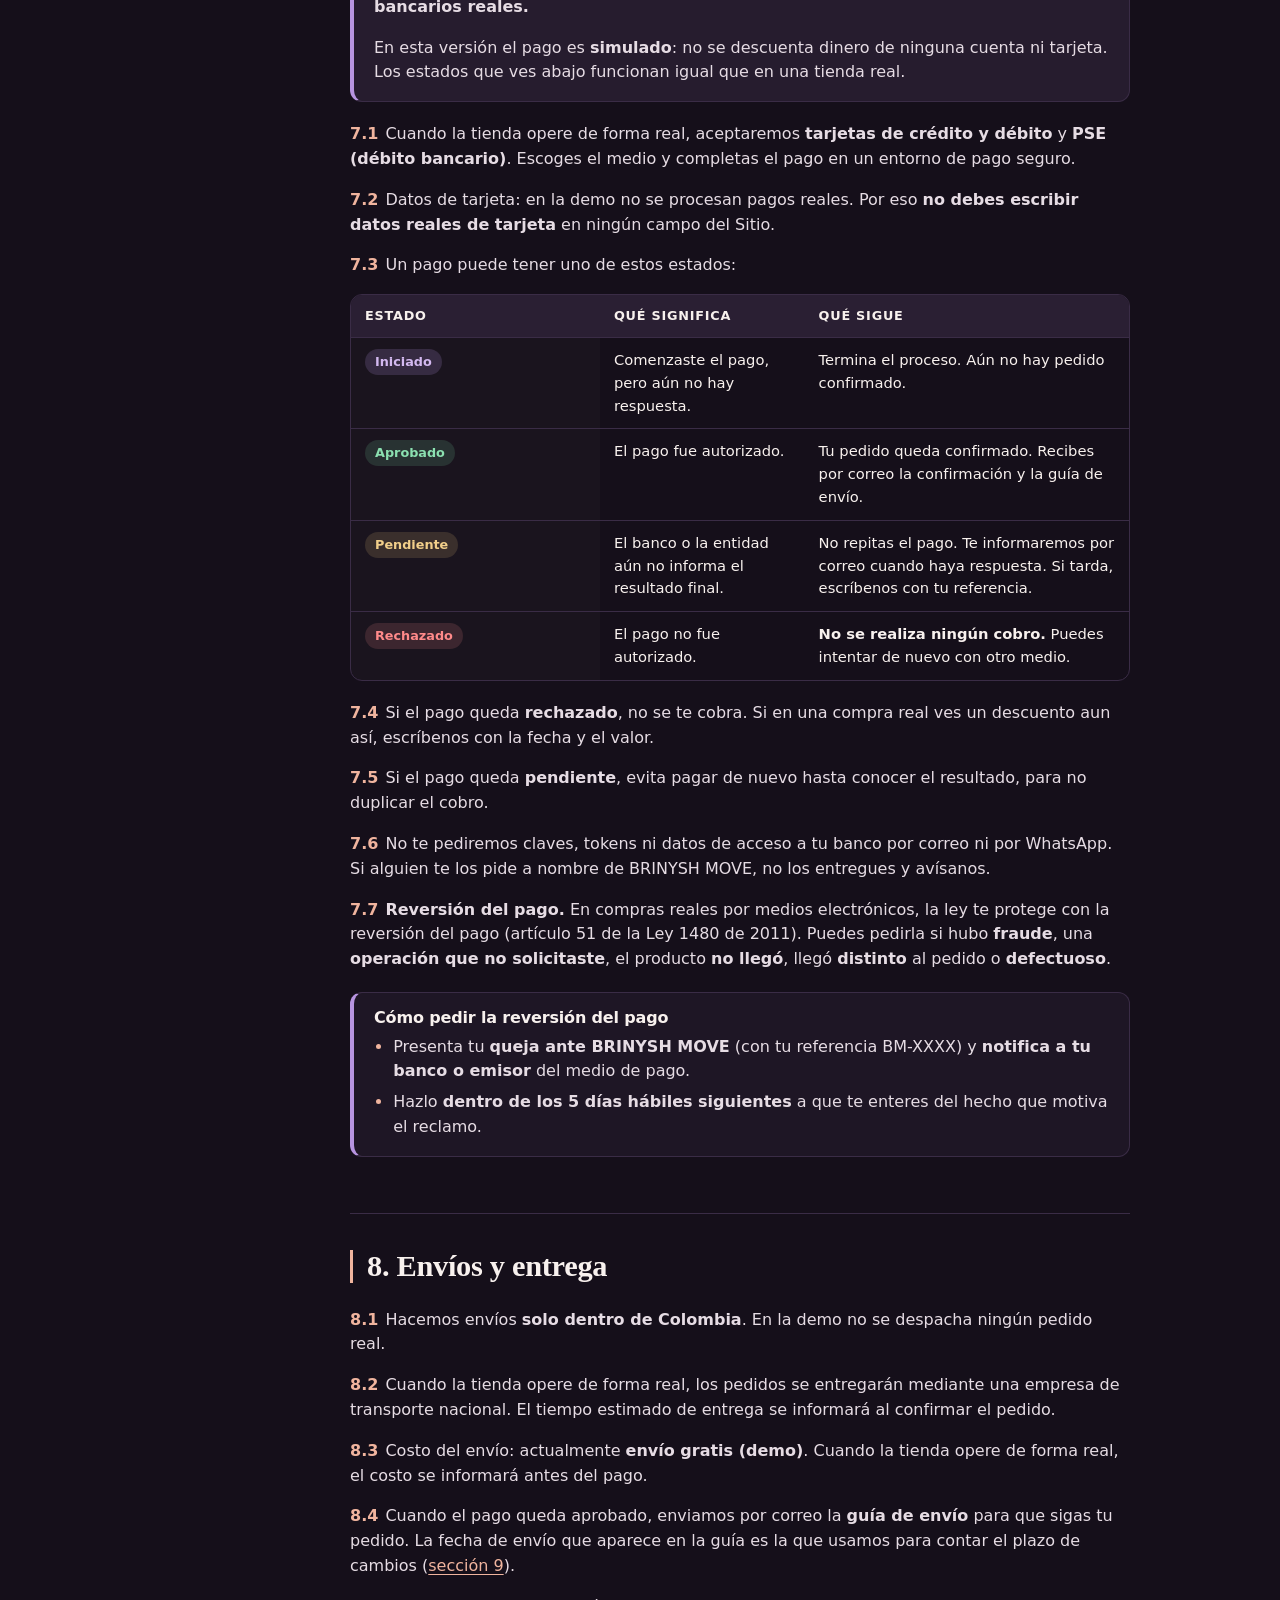
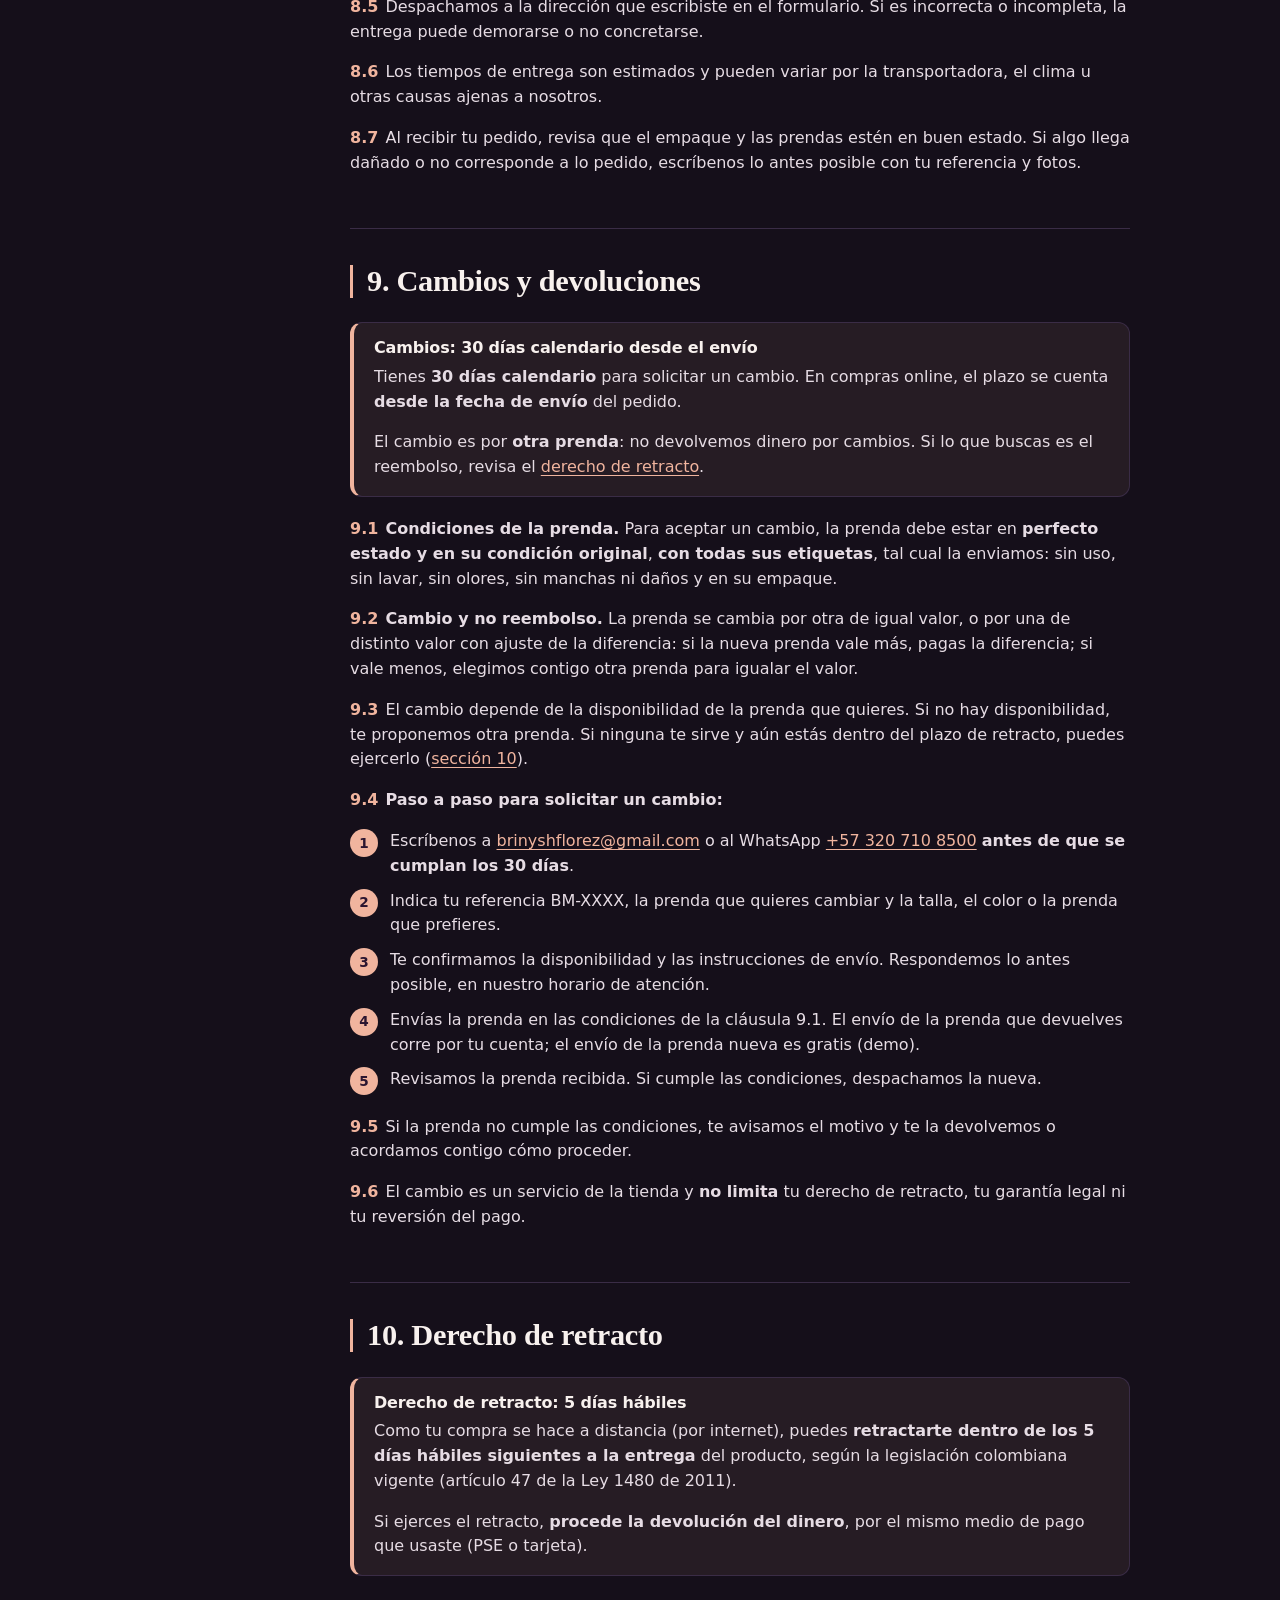
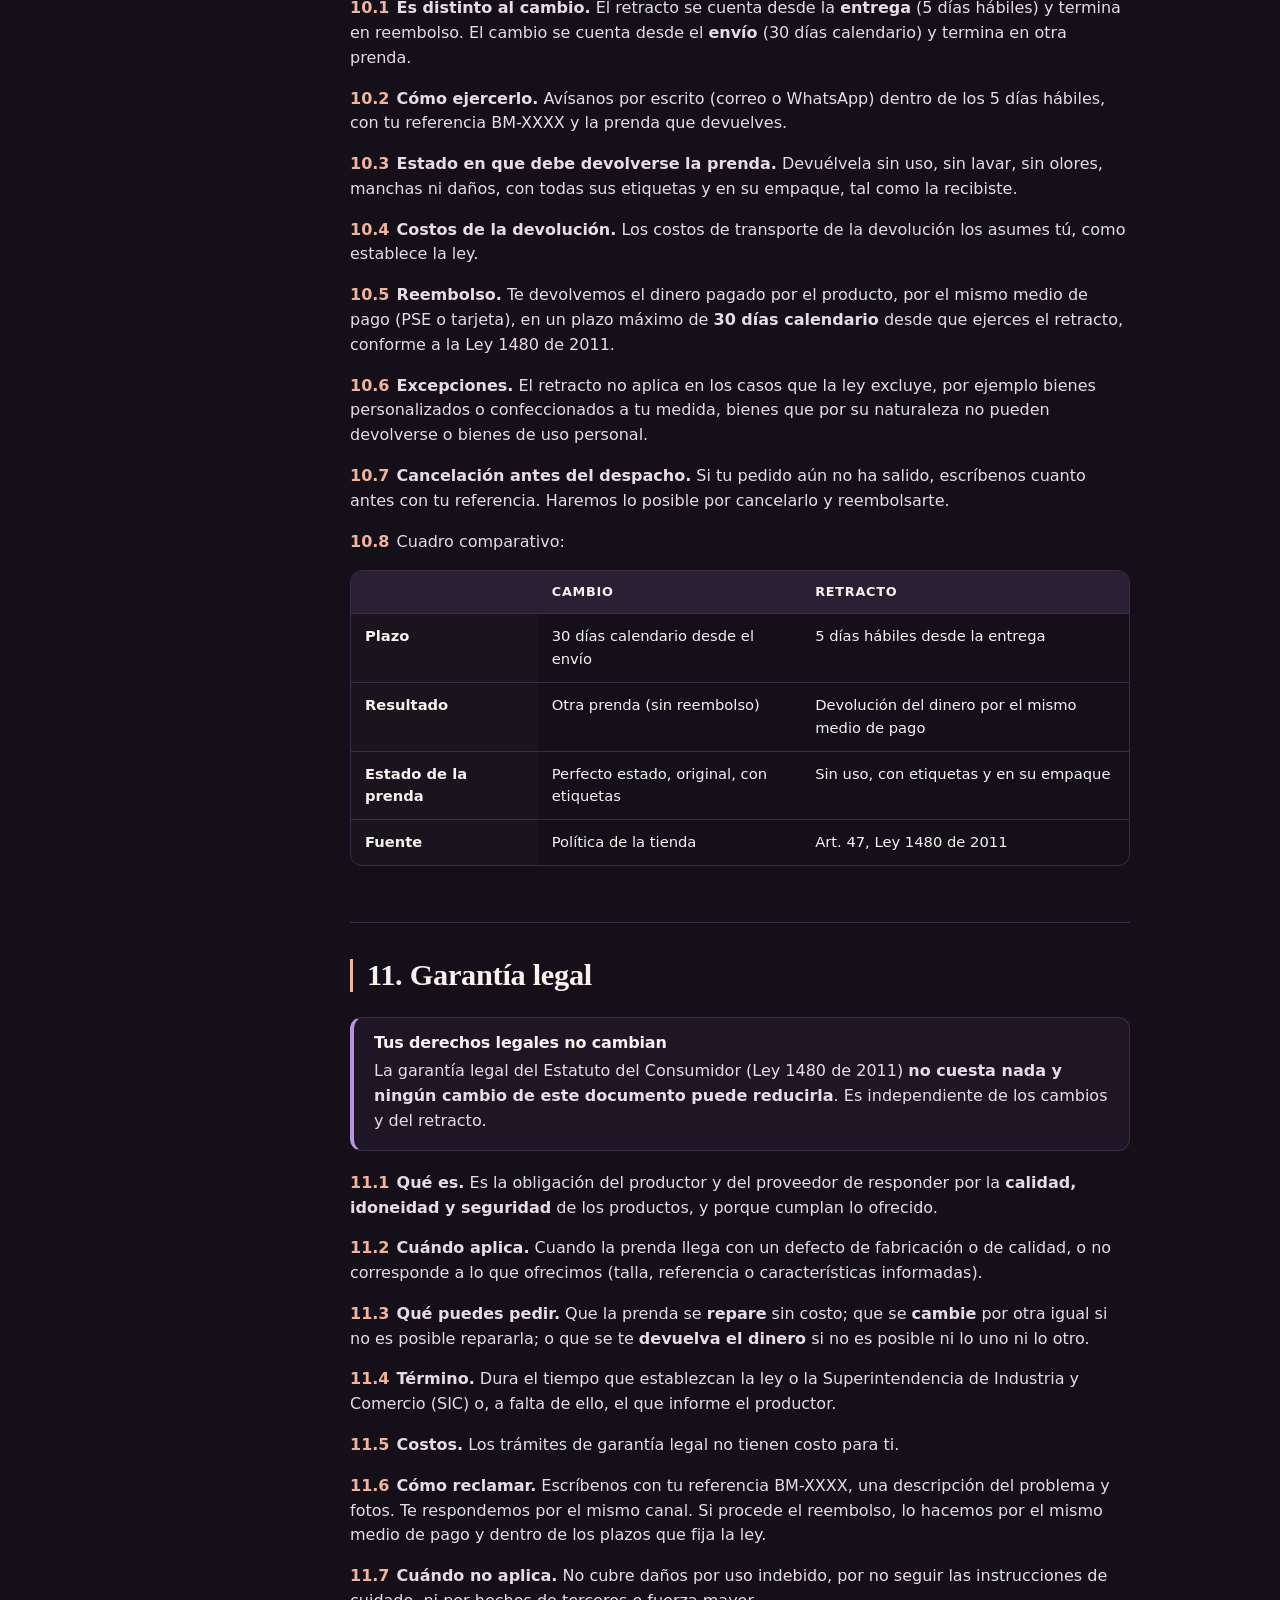
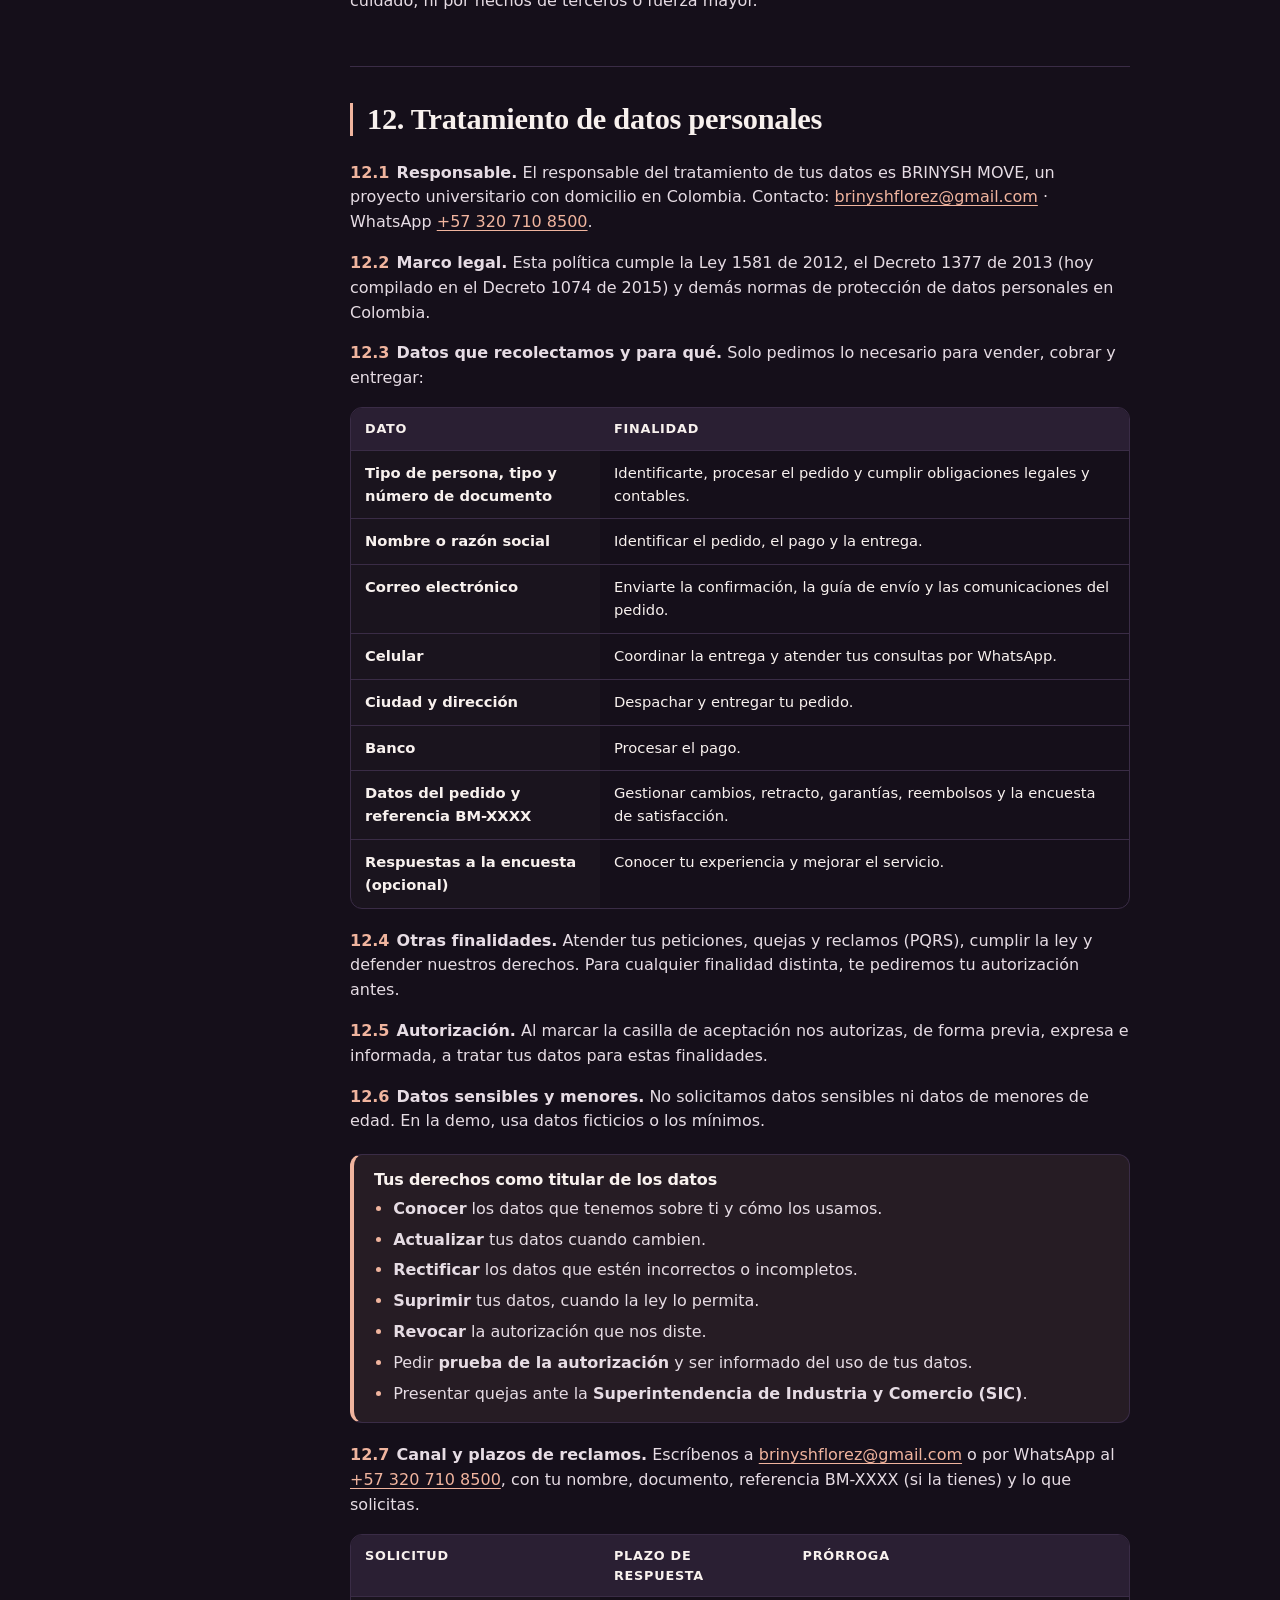
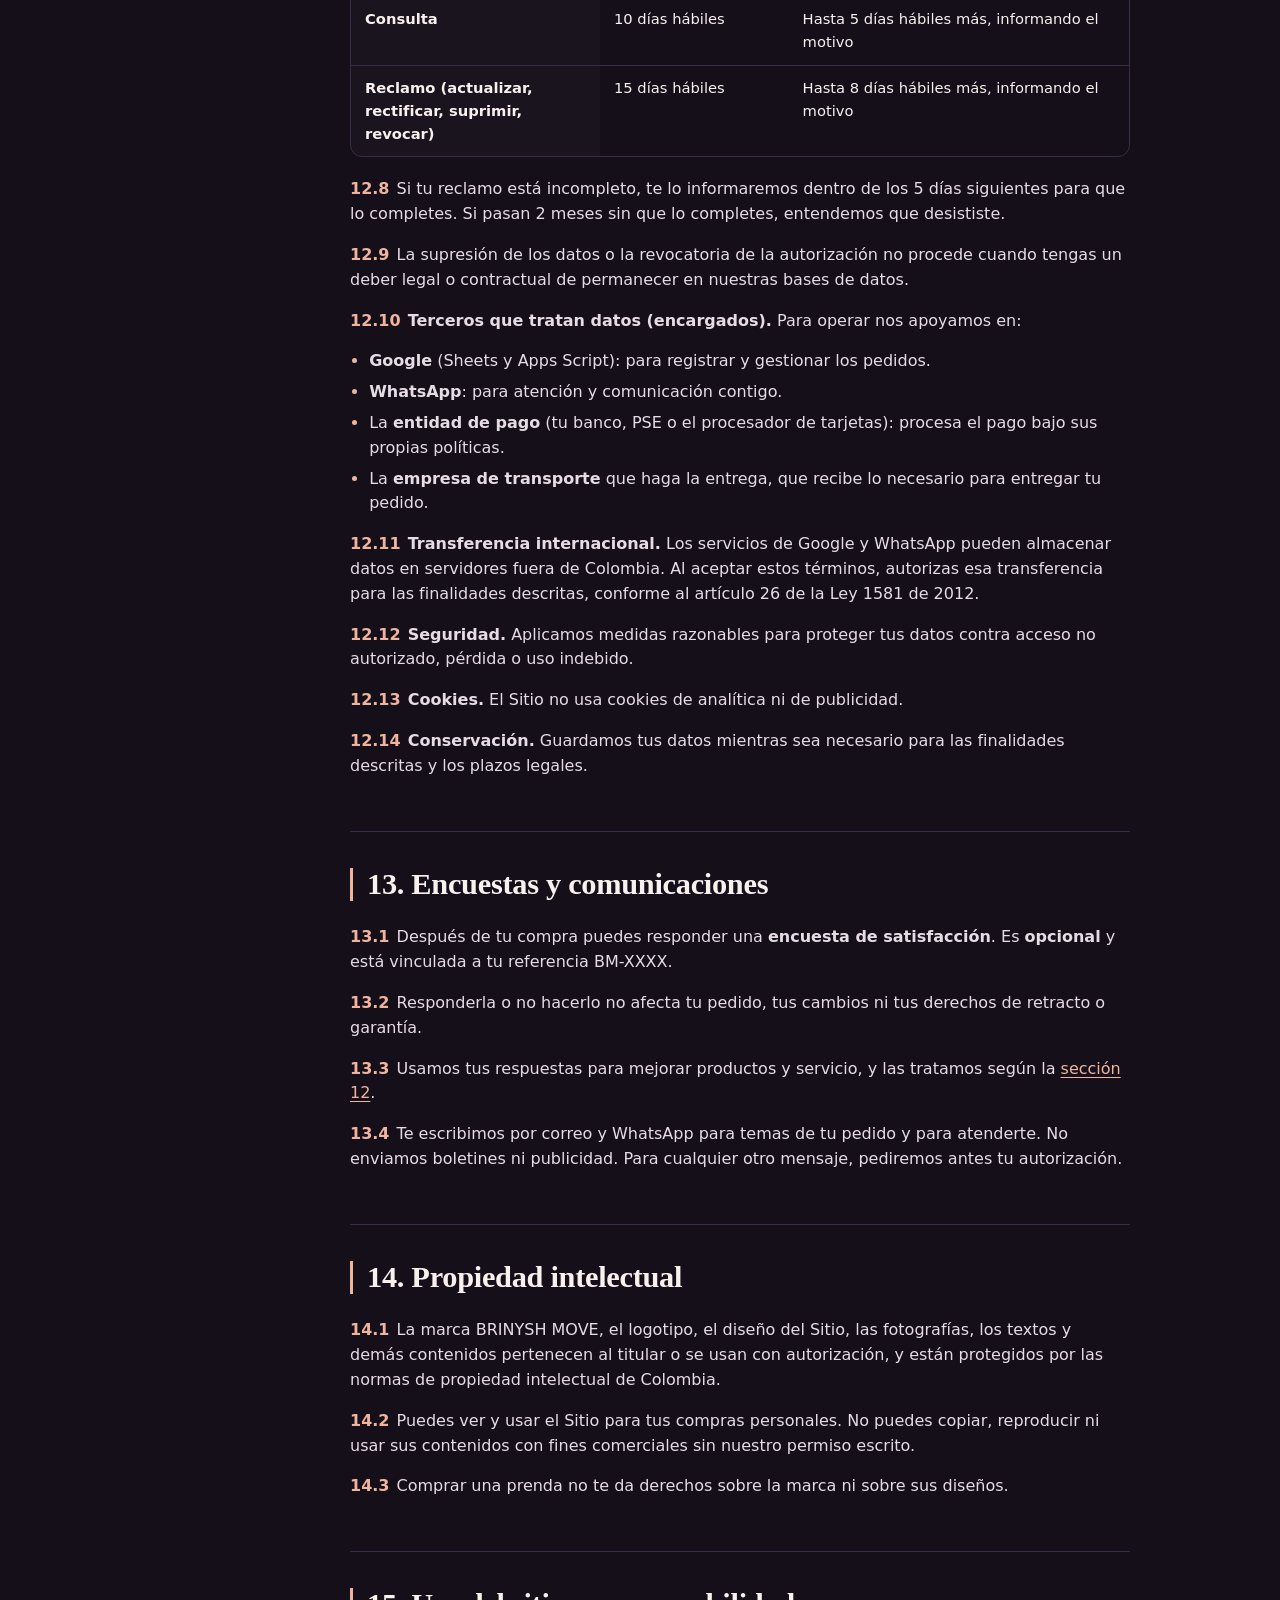
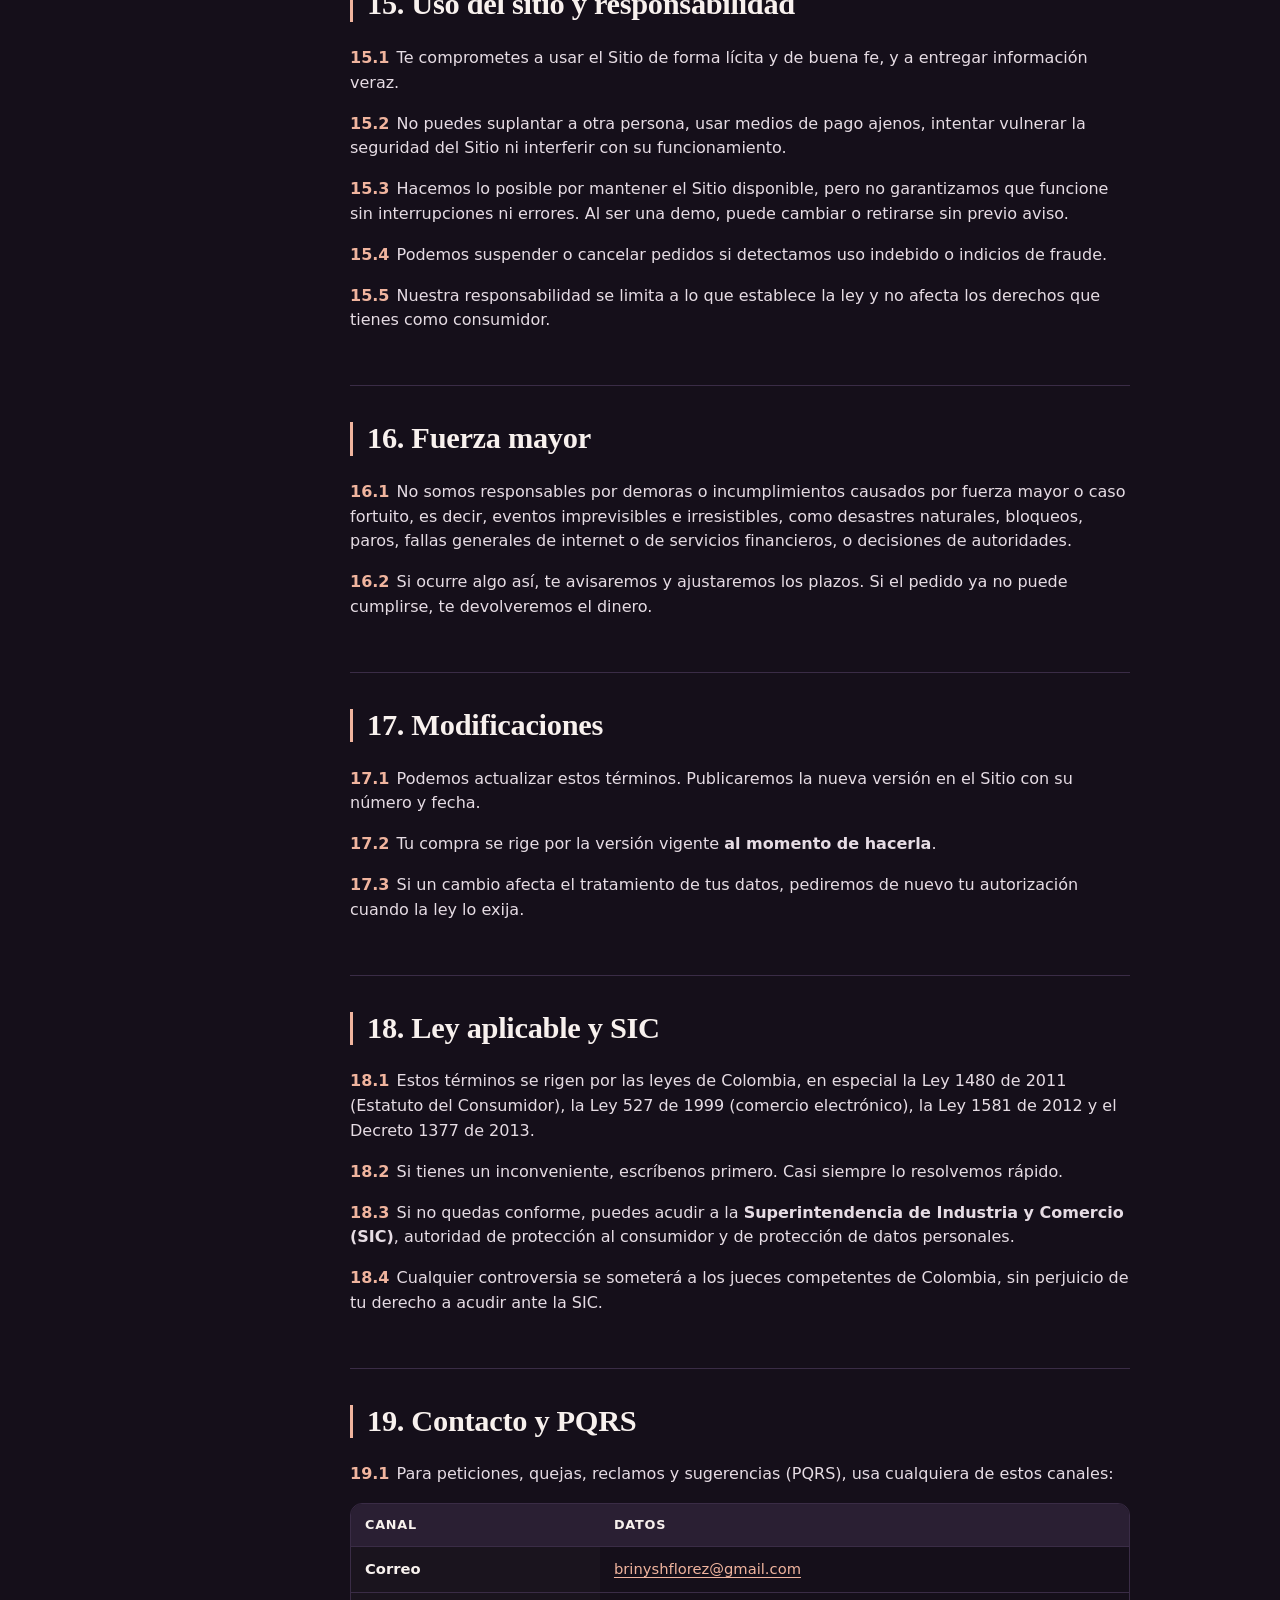
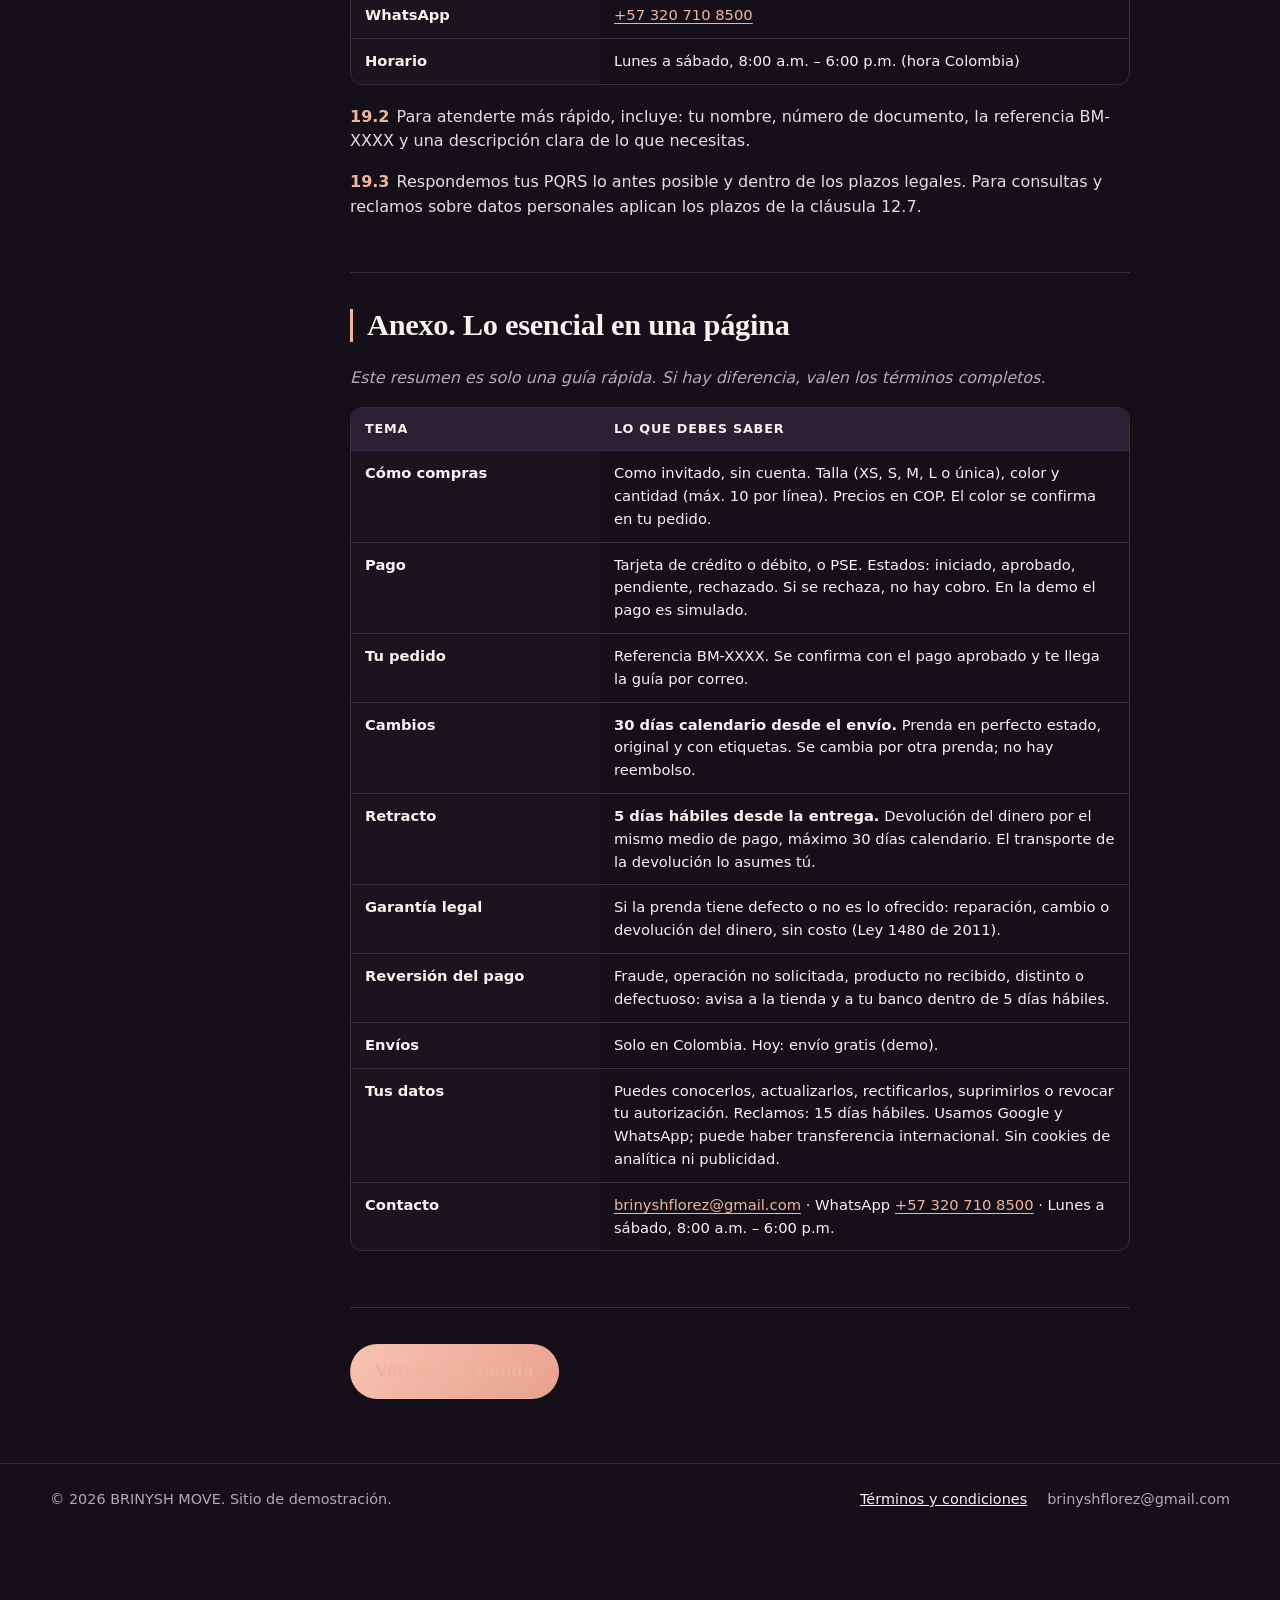
<file: terminos.html>
<!doctype html>
<html lang="es">
<head>
  <meta charset="utf-8">
  <meta name="viewport" content="width=device-width, initial-scale=1">
  <title>Términos y Condiciones | BRINYSH MOVE</title>
  <meta name="description" content="Términos y condiciones de BRINYSH MOVE: compras, envíos, cambios y devoluciones, derecho de retracto, garantía y tratamiento de datos personales.">
  <meta name="theme-color" content="#150f1a">
  <meta http-equiv="Content-Security-Policy" content="default-src 'self'; img-src 'self' data:; style-src 'self'; script-src 'self'; base-uri 'self'; form-action 'none'">
  <link rel="icon" href="data:image/svg+xml,%3Csvg xmlns='http://www.w3.org/2000/svg' viewBox='0 0 32 32'%3E%3Crect width='32' height='32' rx='8' fill='%23150f1a'/%3E%3Cpath d='M7 22 13 10l4 8 3-5 5 9' fill='none' stroke='%23f0b49e' stroke-width='3' stroke-linecap='round' stroke-linejoin='round'/%3E%3C/svg%3E">
  <link rel="stylesheet" href="css/styles.css">
</head>
<body>
  <a class="skip" href="#contenido">Saltar al contenido</a>

  <header class="header">
    <div class="container header__inner">
      <a class="logo" href="index.html" aria-label="BRINYSH MOVE, volver a la tienda">BRINYSH<span> MOVE</span></a>
      <a class="btn btn--ghost btn--sm" href="index.html">← Volver a la tienda</a>
    </div>
  </header>

  <main class="container legal">
    <div class="legal__hero">
      <p class="eyebrow">Ropa deportiva femenina · Tela Dry-Fit</p>
      <h1>Términos y Condiciones</h1>
      <p class="muted">Condiciones de compra, cambios y devoluciones, y política de tratamiento de datos personales.</p>
      <p class="legal__meta">Versión 1.0 · 6 de noviembre de 2026</p>
    </div>

    <p class="sim-banner" role="note"><strong>Sitio de demostración:</strong> no se realizan cobros ni envíos reales. No ingreses datos bancarios reales. BRINYSH MOVE es un proyecto universitario; estos términos se redactan como si la tienda operara de verdad para mostrar cómo funcionaría.</p>

    <section class="quick" aria-label="Resumen rápido">
      <h2 class="quick__title">Lo esencial de un vistazo</h2>
      <div class="quick__grid">
        <a class="quick__item" href="#s9"><strong>30 días</strong><span>para solicitar un cambio, desde el envío</span></a>
        <a class="quick__item" href="#s10"><strong>5 días hábiles</strong><span>para retractarte, desde la entrega</span></a>
        <a class="quick__item" href="#s7"><strong>Sin cobro</strong><span>si el pago es rechazado</span></a>
        <a class="quick__item" href="#s12"><strong>Tus datos</strong><span>conócelos, corrígelos o pide borrarlos</span></a>
      </div>
    </section>

    <div class="legal__layout">
      <nav class="toc" aria-label="Índice del documento">
        <details class="toc__box" id="tocBox" open>
          <summary>Índice</summary>
          <ol class="toc__list">
            <li><a href="#s1">1. Identificación del titular</a></li>
            <li><a href="#s2">2. Definiciones</a></li>
            <li><a href="#s3">3. Aceptación, capacidad y naturaleza demo</a></li>
            <li><a href="#s4">4. Productos, tallas, colores y disponibilidad</a></li>
            <li><a href="#s5">5. Precios e impuestos</a></li>
            <li><a href="#s6">6. Proceso de compra y confirmación</a></li>
            <li><a href="#s7">7. Medios de pago y seguridad</a></li>
            <li><a href="#s8">8. Envíos y entrega</a></li>
            <li><a href="#s9">9. Cambios y devoluciones</a></li>
            <li><a href="#s10">10. Derecho de retracto</a></li>
            <li><a href="#s11">11. Garantía legal</a></li>
            <li><a href="#s12">12. Tratamiento de datos personales</a></li>
            <li><a href="#s13">13. Encuestas y comunicaciones</a></li>
            <li><a href="#s14">14. Propiedad intelectual</a></li>
            <li><a href="#s15">15. Uso del sitio y responsabilidad</a></li>
            <li><a href="#s16">16. Fuerza mayor</a></li>
            <li><a href="#s17">17. Modificaciones</a></li>
            <li><a href="#s18">18. Ley aplicable y SIC</a></li>
            <li><a href="#s19">19. Contacto y PQRS</a></li>
            <li><a href="#anexo">Anexo. Lo esencial en una página</a></li>
          </ol>
        </details>
      </nav>

      <article class="legal__body" id="contenido">

        <section id="s1">
          <h2>1. Identificación del titular</h2>
          <p><b>1.1</b> Estos términos regulan las compras que haces en el sitio web de <strong>BRINYSH MOVE</strong>, una marca de ropa deportiva femenina (enterizos, shorts, faldas, leggings y bodys) fabricada en tela Dry-Fit.</p>
          <p><b>1.2</b> La tienda es operada por el titular que aparece en la siguiente tabla, a quien en este documento llamamos <strong>BRINYSH MOVE</strong>, “nosotros” o “la tienda”.</p>
          <div class="tbl-wrap"><table class="tbl">
            <thead><tr><th>Dato</th><th>Información</th></tr></thead>
            <tbody>
              <tr><th scope="row">Marca</th><td>BRINYSH MOVE</td></tr>
              <tr><th scope="row">Titular</th><td>BRINYSH MOVE (proyecto universitario)</td></tr>
              <tr><th scope="row">Naturaleza del sitio</th><td>Sitio de demostración (proyecto universitario)</td></tr>
              <tr><th scope="row">Ubicación</th><td>Colombia. Envíos nacionales.</td></tr>
              <tr><th scope="row">Correo electrónico</th><td><a href="mailto:brinyshflorez@gmail.com">brinyshflorez@gmail.com</a></td></tr>
              <tr><th scope="row">WhatsApp</th><td><a href="tel:+573207108500">+57 320 710 8500</a></td></tr>
              <tr><th scope="row">Horario de atención</th><td>Lunes a sábado, 8:00 a.m. – 6:00 p.m. (hora Colombia)</td></tr>
              <tr><th scope="row">Versión y fecha</th><td>Versión 1.0 · 6 de noviembre de 2026</td></tr>
            </tbody>
          </table></div>
        </section>

        <section id="s2">
          <h2>2. Definiciones</h2>
          <p><b>2.1</b> Para que todo se entienda igual, estas palabras tienen el siguiente significado cuando aparecen en este documento:</p>
          <div class="tbl-wrap"><table class="tbl">
            <thead><tr><th>Término</th><th>Significado</th></tr></thead>
            <tbody>
              <tr><th scope="row">Sitio</th><td>El sitio web de BRINYSH MOVE donde ves el catálogo y compras.</td></tr>
              <tr><th scope="row">Tú / Cliente</th><td>La persona natural o jurídica que compra en el Sitio.</td></tr>
              <tr><th scope="row">Producto</th><td>Cada prenda que ofrecemos en el catálogo.</td></tr>
              <tr><th scope="row">Pedido</th><td>La compra que haces: uno o varios productos con su talla, color y cantidad.</td></tr>
              <tr><th scope="row">Referencia de pedido</th><td>Código con formato BM-XXXX que identifica tu pedido. Lo usamos para cualquier gestión posterior.</td></tr>
              <tr><th scope="row">Demo</th><td>Versión de demostración del Sitio: no hay cobros ni envíos reales.</td></tr>
              <tr><th scope="row">PSE</th><td>Pagos Seguros en Línea: medio de pago por débito desde tu cuenta bancaria.</td></tr>
              <tr><th scope="row">Cambio</th><td>Sustituir una prenda por otra, dentro de los 30 días calendario desde el envío. No genera reembolso.</td></tr>
              <tr><th scope="row">Retracto</th><td>Derecho de arrepentirte de una compra a distancia dentro de los 5 días hábiles siguientes a la entrega, con devolución del dinero.</td></tr>
              <tr><th scope="row">Días hábiles</th><td>Lunes a viernes, sin contar domingos ni festivos en Colombia.</td></tr>
              <tr><th scope="row">Titular de los datos</th><td>La persona a quien pertenecen los datos personales que nos entrega.</td></tr>
              <tr><th scope="row">Tratamiento</th><td>Cualquier operación sobre datos personales: recolectar, guardar, usar, compartir o eliminar.</td></tr>
              <tr><th scope="row">Responsable y Encargado</th><td>Responsable es quien decide sobre los datos (BRINYSH MOVE). Encargado es el tercero que los trata por cuenta del responsable.</td></tr>
            </tbody>
          </table></div>
        </section>

        <section id="s3">
          <h2>3. Aceptación, capacidad y naturaleza demo</h2>
          <p><b>3.1</b> Al navegar en el Sitio y finalizar una compra, aceptas estos términos y condiciones y la política de tratamiento de datos personales que hacen parte de este documento.</p>
          <p><b>3.2</b> Debes ser <strong>mayor de 18 años</strong> y tener capacidad legal para obligarte. No vendemos a menores de edad sin la intervención de su representante legal.</p>
          <p><b>3.3</b> Si compras en nombre de una empresa, declaras que tienes facultades para representarla.</p>
          <p><b>3.4</b> Para comprar <strong>no necesitas crear una cuenta ni una contraseña</strong>. Compras como invitado.</p>
          <aside class="callout callout--demo">
            <h3>Naturaleza demo del sitio</h3>
            <p><strong>Sitio de demostración: no se realizan cobros ni envíos reales. No ingreses datos bancarios reales.</strong></p>
            <p>BRINYSH MOVE es un proyecto universitario. Estos términos están redactados como si la tienda operara de verdad, pero mientras el Sitio sea una demo no se cobra, no se despacha y no se entrega ningún producto.</p>
          </aside>
          <p><b>3.5</b> Mientras el Sitio sea una demo, te recomendamos usar datos ficticios o los mínimos necesarios, y <strong>nunca</strong> datos bancarios o de tarjeta reales.</p>
          <p><b>3.6</b> Antes de pagar, verás una casilla como esta y deberás marcarla para continuar:</p>
          <div class="callout callout--soft">
            <p class="callout__label">Casilla de aceptación (ejemplo)</p>
            <p>☐ Acepto los términos y condiciones y la política de tratamiento de datos (Ley 1581 de 2012).</p>
          </div>
          <p><b>3.7</b> Si no estás de acuerdo con alguna parte, por favor no finalices la compra. Puedes escribirnos y resolvemos tus dudas.</p>
        </section>

        <section id="s4">
          <h2>4. Productos, tallas, colores y disponibilidad</h2>
          <p><b>4.1</b> Ofrecemos ropa deportiva femenina en tela Dry-Fit: enterizos, shorts, faldas, leggings y bodys.</p>
          <p><b>4.2</b> Cada producto se ofrece en las tallas <strong>XS, S, M, L o talla única</strong>, según lo indique el catálogo. Elige tu talla antes de pagar. Si tienes dudas, escríbenos antes de comprar.</p>
          <p><b>4.3</b> Las fotos del Sitio son <strong>referenciales</strong>. El color real puede variar un poco por la pantalla o la luz. El color que elijas se <strong>confirma en tu pedido</strong>.</p>
          <p><b>4.4</b> Puedes comprar hasta <strong>10 unidades por línea</strong> del pedido (misma prenda, talla y color).</p>
          <p><b>4.5</b> La disponibilidad puede cambiar sin previo aviso. Si un producto ya no estuviera disponible después de tu pago aprobado, te contactaremos para ofrecerte una alternativa o el reembolso.</p>
        </section>

        <section id="s5">
          <h2>5. Precios e impuestos</h2>
          <p><b>5.1</b> Todos los precios están en <strong>pesos colombianos (COP)</strong>.</p>
          <p><b>5.2</b> El valor que ves al finalizar la compra es el que pagas. Allí aparece el total del pedido antes de que autorices el pago. En la demo no se emiten facturas.</p>
          <p><b>5.3</b> Si detectamos un error evidente de precio, te escribiremos antes de despachar para que decidas si mantienes o cancelas el pedido.</p>
          <p><b>5.4</b> La tienda <strong>no maneja cupones ni puntos</strong>.</p>
        </section>

        <section id="s6">
          <h2>6. Proceso de compra y confirmación del pedido</h2>
          <p><b>6.1</b> Comprar es sencillo:</p>
          <ol class="steps">
            <li>Eliges tus productos, con talla, color y cantidad.</li>
            <li>Completas el formulario de compra con tus datos.</li>
            <li>Aceptas los términos y la política de datos.</li>
            <li>Pagas con tarjeta de crédito o débito, o con PSE.</li>
            <li>Recibes la confirmación y la guía de envío por correo.</li>
          </ol>
          <p><b>6.2</b> En el formulario te pedimos: tipo de persona, tipo de documento (CC, CE, Pasaporte o NIT), número de documento, nombre o razón social, correo electrónico, celular, ciudad, dirección y banco.</p>
          <p><b>6.3</b> Revisa bien tus datos, sobre todo la dirección y el correo. Tú eres responsable de que sean correctos y completos.</p>
          <p><b>6.4</b> Cada pedido recibe una <strong>referencia con formato BM-XXXX</strong>. Guárdala: la necesitarás para cambios, retracto, garantía, consultas y para la encuesta.</p>
          <p><b>6.5</b> Tu pedido se confirma <strong>solo cuando el pago queda aprobado</strong>. En ese momento te enviamos al correo la confirmación y la guía de envío.</p>
          <p><b>6.6</b> Si no recibes el correo, revisa tu carpeta de spam y escríbenos con tu referencia.</p>
        </section>

        <section id="s7">
          <h2>7. Medios de pago y seguridad</h2>
          <aside class="callout callout--demo">
            <h3>Pagos simulados en la demo</h3>
            <p><strong>Sitio de demostración: no se realizan cobros ni envíos reales. No ingreses datos bancarios reales.</strong></p>
            <p>En esta versión el pago es <strong>simulado</strong>: no se descuenta dinero de ninguna cuenta ni tarjeta. Los estados que ves abajo funcionan igual que en una tienda real.</p>
          </aside>
          <p><b>7.1</b> Cuando la tienda opere de forma real, aceptaremos <strong>tarjetas de crédito y débito</strong> y <strong>PSE (débito bancario)</strong>. Escoges el medio y completas el pago en un entorno de pago seguro.</p>
          <p><b>7.2</b> Datos de tarjeta: en la demo no se procesan pagos reales. Por eso <strong>no debes escribir datos reales de tarjeta</strong> en ningún campo del Sitio.</p>
          <p><b>7.3</b> Un pago puede tener uno de estos estados:</p>
          <div class="tbl-wrap"><table class="tbl">
            <thead><tr><th>Estado</th><th>Qué significa</th><th>Qué sigue</th></tr></thead>
            <tbody>
              <tr><th scope="row"><span class="tag tag--info">Iniciado</span></th><td>Comenzaste el pago, pero aún no hay respuesta.</td><td>Termina el proceso. Aún no hay pedido confirmado.</td></tr>
              <tr><th scope="row"><span class="tag tag--ok">Aprobado</span></th><td>El pago fue autorizado.</td><td>Tu pedido queda confirmado. Recibes por correo la confirmación y la guía de envío.</td></tr>
              <tr><th scope="row"><span class="tag tag--wait">Pendiente</span></th><td>El banco o la entidad aún no informa el resultado final.</td><td>No repitas el pago. Te informaremos por correo cuando haya respuesta. Si tarda, escríbenos con tu referencia.</td></tr>
              <tr><th scope="row"><span class="tag tag--bad">Rechazado</span></th><td>El pago no fue autorizado.</td><td><strong>No se realiza ningún cobro.</strong> Puedes intentar de nuevo con otro medio.</td></tr>
            </tbody>
          </table></div>
          <p><b>7.4</b> Si el pago queda <strong>rechazado</strong>, no se te cobra. Si en una compra real ves un descuento aun así, escríbenos con la fecha y el valor.</p>
          <p><b>7.5</b> Si el pago queda <strong>pendiente</strong>, evita pagar de nuevo hasta conocer el resultado, para no duplicar el cobro.</p>
          <p><b>7.6</b> No te pediremos claves, tokens ni datos de acceso a tu banco por correo ni por WhatsApp. Si alguien te los pide a nombre de BRINYSH MOVE, no los entregues y avísanos.</p>
          <p><b>7.7</b> <strong>Reversión del pago.</strong> En compras reales por medios electrónicos, la ley te protege con la reversión del pago (artículo 51 de la Ley 1480 de 2011). Puedes pedirla si hubo <strong>fraude</strong>, una <strong>operación que no solicitaste</strong>, el producto <strong>no llegó</strong>, llegó <strong>distinto</strong> al pedido o <strong>defectuoso</strong>.</p>
          <aside class="callout">
            <h3>Cómo pedir la reversión del pago</h3>
            <ul class="bullets">
              <li>Presenta tu <strong>queja ante BRINYSH MOVE</strong> (con tu referencia BM-XXXX) y <strong>notifica a tu banco o emisor</strong> del medio de pago.</li>
              <li>Hazlo <strong>dentro de los 5 días hábiles siguientes</strong> a que te enteres del hecho que motiva el reclamo.</li>
            </ul>
          </aside>
        </section>

        <section id="s8">
          <h2>8. Envíos y entrega</h2>
          <p><b>8.1</b> Hacemos envíos <strong>solo dentro de Colombia</strong>. En la demo no se despacha ningún pedido real.</p>
          <p><b>8.2</b> Cuando la tienda opere de forma real, los pedidos se entregarán mediante una empresa de transporte nacional. El tiempo estimado de entrega se informará al confirmar el pedido.</p>
          <p><b>8.3</b> Costo del envío: actualmente <strong>envío gratis (demo)</strong>. Cuando la tienda opere de forma real, el costo se informará antes del pago.</p>
          <p><b>8.4</b> Cuando el pago queda aprobado, enviamos por correo la <strong>guía de envío</strong> para que sigas tu pedido. La fecha de envío que aparece en la guía es la que usamos para contar el plazo de cambios (<a href="#s9">sección 9</a>).</p>
          <p><b>8.5</b> Despachamos a la dirección que escribiste en el formulario. Si es incorrecta o incompleta, la entrega puede demorarse o no concretarse.</p>
          <p><b>8.6</b> Los tiempos de entrega son estimados y pueden variar por la transportadora, el clima u otras causas ajenas a nosotros.</p>
          <p><b>8.7</b> Al recibir tu pedido, revisa que el empaque y las prendas estén en buen estado. Si algo llega dañado o no corresponde a lo pedido, escríbenos lo antes posible con tu referencia y fotos.</p>
        </section>

        <section id="s9">
          <h2>9. Cambios y devoluciones</h2>
          <aside class="callout callout--key">
            <h3>Cambios: 30 días calendario desde el envío</h3>
            <p>Tienes <strong>30 días calendario</strong> para solicitar un cambio. En compras online, el plazo se cuenta <strong>desde la fecha de envío</strong> del pedido.</p>
            <p>El cambio es por <strong>otra prenda</strong>: no devolvemos dinero por cambios. Si lo que buscas es el reembolso, revisa el <a href="#s10">derecho de retracto</a>.</p>
          </aside>
          <p><b>9.1</b> <strong>Condiciones de la prenda.</strong> Para aceptar un cambio, la prenda debe estar en <strong>perfecto estado y en su condición original</strong>, <strong>con todas sus etiquetas</strong>, tal cual la enviamos: sin uso, sin lavar, sin olores, sin manchas ni daños y en su empaque.</p>
          <p><b>9.2</b> <strong>Cambio y no reembolso.</strong> La prenda se cambia por otra de igual valor, o por una de distinto valor con ajuste de la diferencia: si la nueva prenda vale más, pagas la diferencia; si vale menos, elegimos contigo otra prenda para igualar el valor.</p>
          <p><b>9.3</b> El cambio depende de la disponibilidad de la prenda que quieres. Si no hay disponibilidad, te proponemos otra prenda. Si ninguna te sirve y aún estás dentro del plazo de retracto, puedes ejercerlo (<a href="#s10">sección 10</a>).</p>
          <p><b>9.4</b> <strong>Paso a paso para solicitar un cambio:</strong></p>
          <ol class="steps">
            <li>Escríbenos a <a href="mailto:brinyshflorez@gmail.com">brinyshflorez@gmail.com</a> o al WhatsApp <a href="tel:+573207108500">+57 320 710 8500</a> <strong>antes de que se cumplan los 30 días</strong>.</li>
            <li>Indica tu referencia BM-XXXX, la prenda que quieres cambiar y la talla, el color o la prenda que prefieres.</li>
            <li>Te confirmamos la disponibilidad y las instrucciones de envío. Respondemos lo antes posible, en nuestro horario de atención.</li>
            <li>Envías la prenda en las condiciones de la cláusula 9.1. El envío de la prenda que devuelves corre por tu cuenta; el envío de la prenda nueva es gratis (demo).</li>
            <li>Revisamos la prenda recibida. Si cumple las condiciones, despachamos la nueva.</li>
          </ol>
          <p><b>9.5</b> Si la prenda no cumple las condiciones, te avisamos el motivo y te la devolvemos o acordamos contigo cómo proceder.</p>
          <p><b>9.6</b> El cambio es un servicio de la tienda y <strong>no limita</strong> tu derecho de retracto, tu garantía legal ni tu reversión del pago.</p>
        </section>

        <section id="s10">
          <h2>10. Derecho de retracto</h2>
          <aside class="callout callout--key">
            <h3>Derecho de retracto: 5 días hábiles</h3>
            <p>Como tu compra se hace a distancia (por internet), puedes <strong>retractarte dentro de los 5 días hábiles siguientes a la entrega</strong> del producto, según la legislación colombiana vigente (artículo 47 de la Ley 1480 de 2011).</p>
            <p>Si ejerces el retracto, <strong>procede la devolución del dinero</strong>, por el mismo medio de pago que usaste (PSE o tarjeta).</p>
          </aside>
          <p><b>10.1</b> <strong>Es distinto al cambio.</strong> El retracto se cuenta desde la <strong>entrega</strong> (5 días hábiles) y termina en reembolso. El cambio se cuenta desde el <strong>envío</strong> (30 días calendario) y termina en otra prenda.</p>
          <p><b>10.2</b> <strong>Cómo ejercerlo.</strong> Avísanos por escrito (correo o WhatsApp) dentro de los 5 días hábiles, con tu referencia BM-XXXX y la prenda que devuelves.</p>
          <p><b>10.3</b> <strong>Estado en que debe devolverse la prenda.</strong> Devuélvela sin uso, sin lavar, sin olores, manchas ni daños, con todas sus etiquetas y en su empaque, tal como la recibiste.</p>
          <p><b>10.4</b> <strong>Costos de la devolución.</strong> Los costos de transporte de la devolución los asumes tú, como establece la ley.</p>
          <p><b>10.5</b> <strong>Reembolso.</strong> Te devolvemos el dinero pagado por el producto, por el mismo medio de pago (PSE o tarjeta), en un plazo máximo de <strong>30 días calendario</strong> desde que ejerces el retracto, conforme a la Ley 1480 de 2011.</p>
          <p><b>10.6</b> <strong>Excepciones.</strong> El retracto no aplica en los casos que la ley excluye, por ejemplo bienes personalizados o confeccionados a tu medida, bienes que por su naturaleza no pueden devolverse o bienes de uso personal.</p>
          <p><b>10.7</b> <strong>Cancelación antes del despacho.</strong> Si tu pedido aún no ha salido, escríbenos cuanto antes con tu referencia. Haremos lo posible por cancelarlo y reembolsarte.</p>
          <p><b>10.8</b> Cuadro comparativo:</p>
          <div class="tbl-wrap"><table class="tbl tbl--compare">
            <thead><tr><th></th><th>Cambio</th><th>Retracto</th></tr></thead>
            <tbody>
              <tr><th scope="row">Plazo</th><td>30 días calendario desde el envío</td><td>5 días hábiles desde la entrega</td></tr>
              <tr><th scope="row">Resultado</th><td>Otra prenda (sin reembolso)</td><td>Devolución del dinero por el mismo medio de pago</td></tr>
              <tr><th scope="row">Estado de la prenda</th><td>Perfecto estado, original, con etiquetas</td><td>Sin uso, con etiquetas y en su empaque</td></tr>
              <tr><th scope="row">Fuente</th><td>Política de la tienda</td><td>Art. 47, Ley 1480 de 2011</td></tr>
            </tbody>
          </table></div>
        </section>

        <section id="s11">
          <h2>11. Garantía legal</h2>
          <aside class="callout">
            <h3>Tus derechos legales no cambian</h3>
            <p>La garantía legal del Estatuto del Consumidor (Ley 1480 de 2011) <strong>no cuesta nada y ningún cambio de este documento puede reducirla</strong>. Es independiente de los cambios y del retracto.</p>
          </aside>
          <p><b>11.1</b> <strong>Qué es.</strong> Es la obligación del productor y del proveedor de responder por la <strong>calidad, idoneidad y seguridad</strong> de los productos, y porque cumplan lo ofrecido.</p>
          <p><b>11.2</b> <strong>Cuándo aplica.</strong> Cuando la prenda llega con un defecto de fabricación o de calidad, o no corresponde a lo que ofrecimos (talla, referencia o características informadas).</p>
          <p><b>11.3</b> <strong>Qué puedes pedir.</strong> Que la prenda se <strong>repare</strong> sin costo; que se <strong>cambie</strong> por otra igual si no es posible repararla; o que se te <strong>devuelva el dinero</strong> si no es posible ni lo uno ni lo otro.</p>
          <p><b>11.4</b> <strong>Término.</strong> Dura el tiempo que establezcan la ley o la Superintendencia de Industria y Comercio (SIC) o, a falta de ello, el que informe el productor.</p>
          <p><b>11.5</b> <strong>Costos.</strong> Los trámites de garantía legal no tienen costo para ti.</p>
          <p><b>11.6</b> <strong>Cómo reclamar.</strong> Escríbenos con tu referencia BM-XXXX, una descripción del problema y fotos. Te respondemos por el mismo canal. Si procede el reembolso, lo hacemos por el mismo medio de pago y dentro de los plazos que fija la ley.</p>
          <p><b>11.7</b> <strong>Cuándo no aplica.</strong> No cubre daños por uso indebido, por no seguir las instrucciones de cuidado, ni por hechos de terceros o fuerza mayor.</p>
        </section>

        <section id="s12">
          <h2>12. Tratamiento de datos personales</h2>
          <p><b>12.1</b> <strong>Responsable.</strong> El responsable del tratamiento de tus datos es BRINYSH MOVE, un proyecto universitario con domicilio en Colombia. Contacto: <a href="mailto:brinyshflorez@gmail.com">brinyshflorez@gmail.com</a> · WhatsApp <a href="tel:+573207108500">+57 320 710 8500</a>.</p>
          <p><b>12.2</b> <strong>Marco legal.</strong> Esta política cumple la Ley 1581 de 2012, el Decreto 1377 de 2013 (hoy compilado en el Decreto 1074 de 2015) y demás normas de protección de datos personales en Colombia.</p>
          <p><b>12.3</b> <strong>Datos que recolectamos y para qué.</strong> Solo pedimos lo necesario para vender, cobrar y entregar:</p>
          <div class="tbl-wrap"><table class="tbl">
            <thead><tr><th>Dato</th><th>Finalidad</th></tr></thead>
            <tbody>
              <tr><th scope="row">Tipo de persona, tipo y número de documento</th><td>Identificarte, procesar el pedido y cumplir obligaciones legales y contables.</td></tr>
              <tr><th scope="row">Nombre o razón social</th><td>Identificar el pedido, el pago y la entrega.</td></tr>
              <tr><th scope="row">Correo electrónico</th><td>Enviarte la confirmación, la guía de envío y las comunicaciones del pedido.</td></tr>
              <tr><th scope="row">Celular</th><td>Coordinar la entrega y atender tus consultas por WhatsApp.</td></tr>
              <tr><th scope="row">Ciudad y dirección</th><td>Despachar y entregar tu pedido.</td></tr>
              <tr><th scope="row">Banco</th><td>Procesar el pago.</td></tr>
              <tr><th scope="row">Datos del pedido y referencia BM-XXXX</th><td>Gestionar cambios, retracto, garantías, reembolsos y la encuesta de satisfacción.</td></tr>
              <tr><th scope="row">Respuestas a la encuesta (opcional)</th><td>Conocer tu experiencia y mejorar el servicio.</td></tr>
            </tbody>
          </table></div>
          <p><b>12.4</b> <strong>Otras finalidades.</strong> Atender tus peticiones, quejas y reclamos (PQRS), cumplir la ley y defender nuestros derechos. Para cualquier finalidad distinta, te pediremos tu autorización antes.</p>
          <p><b>12.5</b> <strong>Autorización.</strong> Al marcar la casilla de aceptación nos autorizas, de forma previa, expresa e informada, a tratar tus datos para estas finalidades.</p>
          <p><b>12.6</b> <strong>Datos sensibles y menores.</strong> No solicitamos datos sensibles ni datos de menores de edad. En la demo, usa datos ficticios o los mínimos.</p>
          <aside class="callout callout--key">
            <h3>Tus derechos como titular de los datos</h3>
            <ul class="bullets">
              <li><strong>Conocer</strong> los datos que tenemos sobre ti y cómo los usamos.</li>
              <li><strong>Actualizar</strong> tus datos cuando cambien.</li>
              <li><strong>Rectificar</strong> los datos que estén incorrectos o incompletos.</li>
              <li><strong>Suprimir</strong> tus datos, cuando la ley lo permita.</li>
              <li><strong>Revocar</strong> la autorización que nos diste.</li>
              <li>Pedir <strong>prueba de la autorización</strong> y ser informado del uso de tus datos.</li>
              <li>Presentar quejas ante la <strong>Superintendencia de Industria y Comercio (SIC)</strong>.</li>
            </ul>
          </aside>
          <p><b>12.7</b> <strong>Canal y plazos de reclamos.</strong> Escríbenos a <a href="mailto:brinyshflorez@gmail.com">brinyshflorez@gmail.com</a> o por WhatsApp al <a href="tel:+573207108500">+57 320 710 8500</a>, con tu nombre, documento, referencia BM-XXXX (si la tienes) y lo que solicitas.</p>
          <div class="tbl-wrap"><table class="tbl">
            <thead><tr><th>Solicitud</th><th>Plazo de respuesta</th><th>Prórroga</th></tr></thead>
            <tbody>
              <tr><th scope="row">Consulta</th><td>10 días hábiles</td><td>Hasta 5 días hábiles más, informando el motivo</td></tr>
              <tr><th scope="row">Reclamo (actualizar, rectificar, suprimir, revocar)</th><td>15 días hábiles</td><td>Hasta 8 días hábiles más, informando el motivo</td></tr>
            </tbody>
          </table></div>
          <p><b>12.8</b> Si tu reclamo está incompleto, te lo informaremos dentro de los 5 días siguientes para que lo completes. Si pasan 2 meses sin que lo completes, entendemos que desististe.</p>
          <p><b>12.9</b> La supresión de los datos o la revocatoria de la autorización no procede cuando tengas un deber legal o contractual de permanecer en nuestras bases de datos.</p>
          <p><b>12.10</b> <strong>Terceros que tratan datos (encargados).</strong> Para operar nos apoyamos en:</p>
          <ul class="bullets">
            <li><strong>Google</strong> (Sheets y Apps Script): para registrar y gestionar los pedidos.</li>
            <li><strong>WhatsApp</strong>: para atención y comunicación contigo.</li>
            <li>La <strong>entidad de pago</strong> (tu banco, PSE o el procesador de tarjetas): procesa el pago bajo sus propias políticas.</li>
            <li>La <strong>empresa de transporte</strong> que haga la entrega, que recibe lo necesario para entregar tu pedido.</li>
          </ul>
          <p><b>12.11</b> <strong>Transferencia internacional.</strong> Los servicios de Google y WhatsApp pueden almacenar datos en servidores fuera de Colombia. Al aceptar estos términos, autorizas esa transferencia para las finalidades descritas, conforme al artículo 26 de la Ley 1581 de 2012.</p>
          <p><b>12.12</b> <strong>Seguridad.</strong> Aplicamos medidas razonables para proteger tus datos contra acceso no autorizado, pérdida o uso indebido.</p>
          <p><b>12.13</b> <strong>Cookies.</strong> El Sitio no usa cookies de analítica ni de publicidad.</p>
          <p><b>12.14</b> <strong>Conservación.</strong> Guardamos tus datos mientras sea necesario para las finalidades descritas y los plazos legales.</p>
        </section>

        <section id="s13">
          <h2>13. Encuestas y comunicaciones</h2>
          <p><b>13.1</b> Después de tu compra puedes responder una <strong>encuesta de satisfacción</strong>. Es <strong>opcional</strong> y está vinculada a tu referencia BM-XXXX.</p>
          <p><b>13.2</b> Responderla o no hacerlo no afecta tu pedido, tus cambios ni tus derechos de retracto o garantía.</p>
          <p><b>13.3</b> Usamos tus respuestas para mejorar productos y servicio, y las tratamos según la <a href="#s12">sección 12</a>.</p>
          <p><b>13.4</b> Te escribimos por correo y WhatsApp para temas de tu pedido y para atenderte. No enviamos boletines ni publicidad. Para cualquier otro mensaje, pediremos antes tu autorización.</p>
        </section>

        <section id="s14">
          <h2>14. Propiedad intelectual</h2>
          <p><b>14.1</b> La marca BRINYSH MOVE, el logotipo, el diseño del Sitio, las fotografías, los textos y demás contenidos pertenecen al titular o se usan con autorización, y están protegidos por las normas de propiedad intelectual de Colombia.</p>
          <p><b>14.2</b> Puedes ver y usar el Sitio para tus compras personales. No puedes copiar, reproducir ni usar sus contenidos con fines comerciales sin nuestro permiso escrito.</p>
          <p><b>14.3</b> Comprar una prenda no te da derechos sobre la marca ni sobre sus diseños.</p>
        </section>

        <section id="s15">
          <h2>15. Uso del sitio y responsabilidad</h2>
          <p><b>15.1</b> Te comprometes a usar el Sitio de forma lícita y de buena fe, y a entregar información veraz.</p>
          <p><b>15.2</b> No puedes suplantar a otra persona, usar medios de pago ajenos, intentar vulnerar la seguridad del Sitio ni interferir con su funcionamiento.</p>
          <p><b>15.3</b> Hacemos lo posible por mantener el Sitio disponible, pero no garantizamos que funcione sin interrupciones ni errores. Al ser una demo, puede cambiar o retirarse sin previo aviso.</p>
          <p><b>15.4</b> Podemos suspender o cancelar pedidos si detectamos uso indebido o indicios de fraude.</p>
          <p><b>15.5</b> Nuestra responsabilidad se limita a lo que establece la ley y no afecta los derechos que tienes como consumidor.</p>
        </section>

        <section id="s16">
          <h2>16. Fuerza mayor</h2>
          <p><b>16.1</b> No somos responsables por demoras o incumplimientos causados por fuerza mayor o caso fortuito, es decir, eventos imprevisibles e irresistibles, como desastres naturales, bloqueos, paros, fallas generales de internet o de servicios financieros, o decisiones de autoridades.</p>
          <p><b>16.2</b> Si ocurre algo así, te avisaremos y ajustaremos los plazos. Si el pedido ya no puede cumplirse, te devolveremos el dinero.</p>
        </section>

        <section id="s17">
          <h2>17. Modificaciones</h2>
          <p><b>17.1</b> Podemos actualizar estos términos. Publicaremos la nueva versión en el Sitio con su número y fecha.</p>
          <p><b>17.2</b> Tu compra se rige por la versión vigente <strong>al momento de hacerla</strong>.</p>
          <p><b>17.3</b> Si un cambio afecta el tratamiento de tus datos, pediremos de nuevo tu autorización cuando la ley lo exija.</p>
        </section>

        <section id="s18">
          <h2>18. Ley aplicable y SIC</h2>
          <p><b>18.1</b> Estos términos se rigen por las leyes de Colombia, en especial la Ley 1480 de 2011 (Estatuto del Consumidor), la Ley 527 de 1999 (comercio electrónico), la Ley 1581 de 2012 y el Decreto 1377 de 2013.</p>
          <p><b>18.2</b> Si tienes un inconveniente, escríbenos primero. Casi siempre lo resolvemos rápido.</p>
          <p><b>18.3</b> Si no quedas conforme, puedes acudir a la <strong>Superintendencia de Industria y Comercio (SIC)</strong>, autoridad de protección al consumidor y de protección de datos personales.</p>
          <p><b>18.4</b> Cualquier controversia se someterá a los jueces competentes de Colombia, sin perjuicio de tu derecho a acudir ante la SIC.</p>
        </section>

        <section id="s19">
          <h2>19. Contacto y PQRS</h2>
          <p><b>19.1</b> Para peticiones, quejas, reclamos y sugerencias (PQRS), usa cualquiera de estos canales:</p>
          <div class="tbl-wrap"><table class="tbl">
            <thead><tr><th>Canal</th><th>Datos</th></tr></thead>
            <tbody>
              <tr><th scope="row">Correo</th><td><a href="mailto:brinyshflorez@gmail.com">brinyshflorez@gmail.com</a></td></tr>
              <tr><th scope="row">WhatsApp</th><td><a href="tel:+573207108500">+57 320 710 8500</a></td></tr>
              <tr><th scope="row">Horario</th><td>Lunes a sábado, 8:00 a.m. – 6:00 p.m. (hora Colombia)</td></tr>
            </tbody>
          </table></div>
          <p><b>19.2</b> Para atenderte más rápido, incluye: tu nombre, número de documento, la referencia BM-XXXX y una descripción clara de lo que necesitas.</p>
          <p><b>19.3</b> Respondemos tus PQRS lo antes posible y dentro de los plazos legales. Para consultas y reclamos sobre datos personales aplican los plazos de la cláusula 12.7.</p>
        </section>

        <section id="anexo">
          <h2>Anexo. Lo esencial en una página</h2>
          <p class="muted"><em>Este resumen es solo una guía rápida. Si hay diferencia, valen los términos completos.</em></p>
          <div class="tbl-wrap"><table class="tbl">
            <thead><tr><th>Tema</th><th>Lo que debes saber</th></tr></thead>
            <tbody>
              <tr><th scope="row">Cómo compras</th><td>Como invitado, sin cuenta. Talla (XS, S, M, L o única), color y cantidad (máx. 10 por línea). Precios en COP. El color se confirma en tu pedido.</td></tr>
              <tr><th scope="row">Pago</th><td>Tarjeta de crédito o débito, o PSE. Estados: iniciado, aprobado, pendiente, rechazado. Si se rechaza, no hay cobro. En la demo el pago es simulado.</td></tr>
              <tr><th scope="row">Tu pedido</th><td>Referencia BM-XXXX. Se confirma con el pago aprobado y te llega la guía por correo.</td></tr>
              <tr><th scope="row">Cambios</th><td><strong>30 días calendario desde el envío.</strong> Prenda en perfecto estado, original y con etiquetas. Se cambia por otra prenda; no hay reembolso.</td></tr>
              <tr><th scope="row">Retracto</th><td><strong>5 días hábiles desde la entrega.</strong> Devolución del dinero por el mismo medio de pago, máximo 30 días calendario. El transporte de la devolución lo asumes tú.</td></tr>
              <tr><th scope="row">Garantía legal</th><td>Si la prenda tiene defecto o no es lo ofrecido: reparación, cambio o devolución del dinero, sin costo (Ley 1480 de 2011).</td></tr>
              <tr><th scope="row">Reversión del pago</th><td>Fraude, operación no solicitada, producto no recibido, distinto o defectuoso: avisa a la tienda y a tu banco dentro de 5 días hábiles.</td></tr>
              <tr><th scope="row">Envíos</th><td>Solo en Colombia. Hoy: envío gratis (demo).</td></tr>
              <tr><th scope="row">Tus datos</th><td>Puedes conocerlos, actualizarlos, rectificarlos, suprimirlos o revocar tu autorización. Reclamos: 15 días hábiles. Usamos Google y WhatsApp; puede haber transferencia internacional. Sin cookies de analítica ni publicidad.</td></tr>
              <tr><th scope="row">Contacto</th><td><a href="mailto:brinyshflorez@gmail.com">brinyshflorez@gmail.com</a> · WhatsApp <a href="tel:+573207108500">+57 320 710 8500</a> · Lunes a sábado, 8:00 a.m. – 6:00 p.m.</td></tr>
            </tbody>
          </table></div>
        </section>

        <p class="legal__end"><a class="btn btn--primary" href="index.html">Volver a la tienda</a></p>
      </article>
    </div>
  </main>

  <footer class="footer">
    <div class="container footer__inner">
      <span>© <span id="year"></span> BRINYSH MOVE. Sitio de demostración.</span>
      <nav class="footer__links" aria-label="Legal">
        <a href="terminos.html" aria-current="page">Términos y condiciones</a>
        <a href="mailto:brinyshflorez@gmail.com">brinyshflorez@gmail.com</a>
      </nav>
    </div>
  </footer>

  <button class="to-top" id="toTop" type="button" aria-label="Volver arriba" hidden>↑</button>

  <script src="js/terminos.js"></script>
</body>
</html>
</file>
<file: css/styles.css>
:root {
  --bg: #150f1a;
  --surface: #1e1625;
  --surface-2: #2a1f33;
  --border: #3a2c46;
  --text: #f8f1ee;
  --muted: #b5a6bd;
  --accent: #f0b49e;
  --accent-2: #b794e0;
  --accent-ink: #2a1530;
  --danger: #ff8a8a;
  --wa: #25d366;
  --radius: 16px;
  --shadow: 0 10px 30px rgba(0, 0, 0, .35);
  --serif: "Iowan Old Style", "Palatino Linotype", Palatino, "Playfair Display", Georgia, serif;
  --font: "Inter", system-ui, -apple-system, "Segoe UI", Roboto, sans-serif;
}

*, *::before, *::after { box-sizing: border-box; }
html { scroll-behavior: smooth; scroll-padding-top: 80px; }
body {
  margin: 0; background: var(--bg); color: var(--text);
  font-family: var(--font); line-height: 1.55; -webkit-font-smoothing: antialiased;
}
[hidden] { display: none !important; }
body.lock { overflow: hidden; }
img, svg { max-width: 100%; display: block; }
a { color: inherit; }
h1, h2, h3 { line-height: 1.1; margin: 0 0 .5em; letter-spacing: -.01em; }
h1, h2 { font-family: var(--serif); font-weight: 600; }
h2 { font-size: clamp(1.8rem, 4vw, 2.6rem); }
p { margin: 0 0 1em; }
ul { list-style: none; margin: 0; padding: 0; }

.container { width: min(1180px, 100% - 32px); margin-inline: auto; }
.sr { position: absolute; width: 1px; height: 1px; overflow: hidden; clip: rect(0 0 0 0); white-space: nowrap; }
.skip { position: absolute; left: -999px; top: 8px; background: var(--accent); color: var(--accent-ink); padding: 8px 14px; border-radius: 8px; z-index: 100; }
.skip:focus { left: 8px; }
:focus-visible { outline: 3px solid var(--accent); outline-offset: 2px; }

/* Header */
.header { position: sticky; top: 0; z-index: 40; background: rgba(21, 15, 26, .85); backdrop-filter: blur(12px); border-bottom: 1px solid var(--border); }
.header__inner { display: flex; align-items: center; justify-content: space-between; height: 68px; gap: 16px; }
.logo { font-weight: 900; letter-spacing: .08em; text-decoration: none; font-size: 1.15rem; }
.logo span { color: var(--accent); }
.nav { display: flex; gap: 28px; }
.nav a { text-decoration: none; color: var(--muted); font-weight: 500; transition: color .2s; }
.nav a:hover { color: var(--text); }
.header__actions { display: flex; align-items: center; gap: 8px; }
.cart-btn { position: relative; background: var(--surface); border: 1px solid var(--border); color: var(--text); width: 46px; height: 46px; border-radius: 50%; cursor: pointer; display: grid; place-items: center; transition: border-color .2s, transform .2s; }
.cart-btn:hover { border-color: var(--accent); }
.cart-btn svg { width: 22px; height: 22px; fill: none; stroke: currentColor; stroke-width: 1.8; stroke-linecap: round; stroke-linejoin: round; }
.cart-btn__count { position: absolute; top: -4px; right: -4px; min-width: 20px; height: 20px; padding: 0 5px; border-radius: 10px; background: var(--accent); color: var(--accent-ink); font-size: .72rem; font-weight: 800; display: grid; place-items: center; }
.cart-btn.bump { animation: bump .35s; }
@keyframes bump { 40% { transform: scale(1.2); } }
.burger { display: none; background: none; border: 0; width: 44px; height: 44px; cursor: pointer; flex-direction: column; justify-content: center; align-items: center; gap: 5px; }
.burger span { width: 22px; height: 2px; background: var(--text); transition: transform .2s, opacity .2s; }
.burger[aria-expanded="true"] span:nth-child(1) { transform: translateY(7px) rotate(45deg); }
.burger[aria-expanded="true"] span:nth-child(2) { opacity: 0; }
.burger[aria-expanded="true"] span:nth-child(3) { transform: translateY(-7px) rotate(-45deg); }

/* Buttons */
.btn { display: inline-flex; align-items: center; justify-content: center; gap: 8px; padding: 14px 24px; border-radius: 999px; font: inherit; font-weight: 700; text-decoration: none; cursor: pointer; border: 1px solid transparent; transition: transform .2s, box-shadow .2s, background .2s, border-color .2s; }
.btn:disabled { opacity: .45; cursor: not-allowed; }
.btn--primary { background: linear-gradient(135deg, #f6c4b0, #e9a08f); color: var(--accent-ink); }
.btn--primary:not(:disabled):hover { transform: translateY(-2px); box-shadow: 0 8px 24px rgba(240, 180, 158, .3); }
.btn--ghost { background: transparent; color: var(--text); border-color: var(--border); }
.btn--ghost:not(:disabled):hover { border-color: var(--accent); }
.btn--block { width: 100%; }
.icon-btn { background: var(--surface); border: 1px solid var(--border); color: var(--text); width: 40px; height: 40px; border-radius: 50%; cursor: pointer; }

/* Hero */
.hero { position: relative; overflow: hidden; padding: clamp(48px, 9vw, 110px) 0; }
.hero__inner { display: grid; grid-template-columns: 1.1fr .9fr; gap: 40px; align-items: center; }
.eyebrow { color: var(--accent-2); font-weight: 700; letter-spacing: .14em; text-transform: uppercase; font-size: .8rem; }
.hero h1 { font-size: clamp(2.6rem, 7vw, 5rem); font-weight: 600; }
.hero h1 em { font-style: italic; color: var(--accent); }
.lead { color: var(--muted); font-size: 1.1rem; max-width: 52ch; }
.hero__cta { display: flex; flex-wrap: wrap; gap: 12px; margin: 28px 0; }
.perks { display: flex; flex-wrap: wrap; gap: 8px 22px; color: var(--muted); font-size: .9rem; }
.perks li::before { content: "✓ "; color: var(--accent); font-weight: 800; }
.hero__art { position: relative; display: grid; place-items: center; min-height: 340px; }
.hero__blob { position: absolute; width: 90%; aspect-ratio: 1; background: radial-gradient(circle at 30% 30%, rgba(240, 180, 158, .30), transparent 60%), radial-gradient(circle at 70% 70%, rgba(183, 148, 224, .30), transparent 60%); filter: blur(30px); animation: float 8s ease-in-out infinite; }
.hero__card { position: relative; width: min(330px, 78%); animation: float 6s ease-in-out infinite; }
@keyframes float { 50% { transform: translateY(-14px); } }

/* Sections */
.section { padding: clamp(56px, 8vw, 96px) 0; }
.section--alt { background: var(--surface); border-block: 1px solid var(--border); }
.section__head { margin-bottom: 28px; }
.section__head p { color: var(--muted); }

/* Toolbar */
.toolbar { display: flex; flex-wrap: wrap; justify-content: space-between; gap: 16px; margin-bottom: 28px; }
.chips { display: flex; flex-wrap: wrap; gap: 8px; }
.chip { background: var(--surface); color: var(--muted); border: 1px solid var(--border); padding: 9px 18px; border-radius: 999px; font: inherit; font-weight: 600; cursor: pointer; transition: all .2s; }
.chip:hover { color: var(--text); border-color: var(--muted); }
.chip[aria-pressed="true"] { background: var(--accent); color: var(--accent-ink); border-color: var(--accent); }
.toolbar__right { display: flex; flex-wrap: wrap; gap: 10px; }
input, select, textarea { font: inherit; color: var(--text); background: var(--surface); border: 1px solid var(--border); border-radius: 12px; padding: 11px 14px; width: 100%; }
input:focus, select:focus, textarea:focus { border-color: var(--accent); outline: none; }
.field { display: block; }
.toolbar .field { min-width: 180px; }
select { cursor: pointer; }

/* Product grid */
.grid { display: grid; grid-template-columns: repeat(auto-fill, minmax(250px, 1fr)); gap: 22px; }
.card { position: relative; background: var(--surface); border: 1px solid var(--border); border-radius: var(--radius); overflow: hidden; display: flex; flex-direction: column; transition: transform .3s, border-color .3s, box-shadow .3s; animation: rise .5s both; }
.card:hover { transform: translateY(-6px); border-color: var(--accent); box-shadow: var(--shadow); }
@keyframes rise { from { opacity: 0; transform: translateY(16px); } }
.card__media { aspect-ratio: 1; display: grid; place-items: center; padding: 28px; background: radial-gradient(circle at 50% 35%, var(--surface-2), var(--surface)); }
.card__media svg { width: 100%; height: 100%; transition: transform .4s; filter: drop-shadow(0 12px 18px rgba(0, 0, 0, .4)); }
.card:hover .card__media svg { transform: scale(1.08) rotate(-3deg); }
.badge { position: absolute; top: 20px; left: 20px; z-index: 10; background: var(--accent); color: var(--accent-ink); font-size: .62rem; font-weight: 800; line-height: 1; padding: 5px 9px; border-radius: 999px; text-transform: uppercase; letter-spacing: .06em; box-shadow: 0 2px 8px rgba(0, 0, 0, .35); pointer-events: none; }
.card__body { padding: 16px; display: flex; flex-direction: column; gap: 10px; flex: 1; }
.card__cat { color: var(--muted); font-size: .78rem; text-transform: uppercase; letter-spacing: .1em; }
.card__name { font-size: 1.05rem; margin: 0; letter-spacing: 0; }
.card__price { font-size: 1.3rem; font-weight: 800; color: var(--accent); }
.card__opts { display: grid; grid-template-columns: 1fr 1fr; gap: 8px; }
.card__opts label { font-size: .72rem; color: var(--muted); display: grid; gap: 4px; }
.card__opts select { padding: 8px 10px; }
.card .btn { margin-top: auto; padding: 12px; }
.empty { color: var(--muted); text-align: center; padding: 32px 0; }

/* About / Contact */
.about { display: grid; grid-template-columns: 1fr 1fr; gap: 40px; align-items: center; }
.about p { color: var(--muted); }
.features { display: grid; gap: 14px; }
.features li { background: var(--bg); border: 1px solid var(--border); border-radius: var(--radius); padding: 18px 20px; display: grid; gap: 2px; }
.features strong { color: var(--accent); }
.features span { color: var(--muted); }
.contact { display: grid; grid-template-columns: 1fr 1fr; gap: 40px; }
.contact > div > p { color: var(--muted); }
.contact__list { display: grid; gap: 14px; margin-top: 20px; }
.contact__list li { background: var(--surface); border: 1px solid var(--border); border-radius: 12px; padding: 14px 18px; display: grid; gap: 2px; }
.contact__list span { color: var(--muted); font-size: .78rem; text-transform: uppercase; letter-spacing: .1em; }
.contact__list a { color: var(--accent); font-weight: 600; text-decoration: none; }
.contact__list a:hover { text-decoration: underline; }
.form { background: var(--surface); border: 1px solid var(--border); border-radius: var(--radius); padding: 24px; display: grid; gap: 14px; align-content: start; }
.form h3 { margin: 0; }
.form label { display: grid; gap: 6px; font-weight: 500; font-size: .9rem; }
.form__error { color: var(--danger); margin: 0; font-size: .9rem; }

.footer { border-top: 1px solid var(--border); padding: 24px 0 96px; color: var(--muted); font-size: .9rem; }
.footer__inner { display: flex; flex-wrap: wrap; justify-content: space-between; gap: 8px; }

/* WhatsApp */
.wa { position: fixed; right: 20px; bottom: 20px; z-index: 30; width: 60px; height: 60px; border-radius: 50%; background: var(--wa); color: #fff; display: grid; place-items: center; box-shadow: 0 8px 24px rgba(37, 211, 102, .45); transition: transform .2s; }
.wa:hover { transform: scale(1.1); }
.wa svg { width: 32px; height: 32px; }
.wa::after { content: ""; position: absolute; inset: 0; border-radius: 50%; border: 2px solid var(--wa); animation: pulse 2s infinite; }
@keyframes pulse { to { transform: scale(1.5); opacity: 0; } }

/* Drawer */
.overlay { position: fixed; inset: 0; background: rgba(0, 0, 0, .6); z-index: 50; }
.drawer { position: fixed; top: 0; right: 0; bottom: 0; width: min(420px, 100%); background: var(--surface); border-left: 1px solid var(--border); z-index: 60; display: flex; flex-direction: column; transform: translateX(100%); visibility: hidden; transition: transform .3s, visibility .3s; }
.drawer.open { transform: none; visibility: visible; }
.drawer__head { display: flex; justify-content: space-between; align-items: center; padding: 18px 20px; border-bottom: 1px solid var(--border); }
.drawer__head h2 { margin: 0; font-size: 1.3rem; }
.cart-list { flex: 1; overflow-y: auto; padding: 8px 20px; }
.cart-item { display: grid; grid-template-columns: 64px 1fr auto; gap: 12px; padding: 14px 0; border-bottom: 1px solid var(--border); align-items: center; }
.cart-item__img { width: 64px; height: 64px; background: var(--surface-2); border-radius: 12px; padding: 6px; }
.cart-item__name { font-weight: 600; font-size: .95rem; }
.cart-item__meta { color: var(--muted); font-size: .8rem; }
.cart-item__row { display: flex; align-items: center; gap: 8px; margin-top: 6px; }
.cart-item__row select { width: auto; padding: 4px 8px; border-radius: 8px; }
.cart-item__price { font-weight: 700; text-align: right; }
.link-btn { background: none; border: 0; color: var(--danger); cursor: pointer; font: inherit; font-size: .8rem; padding: 4px; }
.drawer__foot { padding: 18px 20px; border-top: 1px solid var(--border); display: grid; gap: 10px; }
.totals { display: flex; justify-content: space-between; font-size: 1.15rem; }
.totals strong { color: var(--accent); font-size: 1.4rem; }
.note { color: var(--muted); font-size: .75rem; margin: 0; text-align: center; }

.toast { position: fixed; left: 50%; bottom: 24px; transform: translate(-50%, 140%); background: var(--accent); color: var(--accent-ink); font-weight: 700; padding: 12px 22px; border-radius: 999px; z-index: 70; transition: transform .3s; box-shadow: var(--shadow); max-width: calc(100% - 32px); }
.toast.show { transform: translate(-50%, 0); }

/* Responsive */
@media (max-width: 860px) {
  .hero__inner, .about, .contact { grid-template-columns: 1fr; }
  .hero__art { min-height: 260px; order: -1; }
  .burger { display: flex; }
  .nav { position: absolute; top: 68px; left: 0; right: 0; background: var(--bg); border-bottom: 1px solid var(--border); flex-direction: column; gap: 0; padding: 8px 16px 16px; display: none; }
  .nav.open { display: flex; }
  .nav a { padding: 12px 0; }
}
@media (max-width: 520px) {
  .grid { grid-template-columns: repeat(2, 1fr); gap: 12px; }
  .card__media { padding: 16px; }
  .card__opts { grid-template-columns: 1fr; }
  .toolbar .field, .toolbar__right { width: 100%; }
}
@media (prefers-reduced-motion: reduce) {
  *, *::before, *::after { animation: none !important; transition: none !important; scroll-behavior: auto !important; }
}

/* Checkout PSE */
.btn--sm { padding: 9px 16px; font-size: .9rem; }
.btn--danger { background: transparent; color: var(--danger); border-color: var(--danger); }
.btn--danger:hover { background: var(--danger); color: #fff; }
.secure { color: var(--muted); font-size: .85rem; }
.checkout { padding-block: 32px 64px; }
.checkout h1 { font-size: clamp(1.7rem, 4vw, 2.3rem); }
.checkout__grid { display: grid; grid-template-columns: 1.5fr 1fr; gap: 24px; align-items: start; }
.panel { background: var(--surface); border: 1px solid var(--border); border-radius: var(--radius); padding: clamp(18px, 3vw, 28px); }
.muted { color: var(--muted); }
.sim-banner { background: rgba(183, 148, 224, .1); border: 1px solid #b794e066; color: #dac5f2; border-radius: 12px; padding: 12px 16px; font-size: .9rem; }
fieldset { border: 0; padding: 0; margin: 22px 0 0; display: grid; gap: 14px; }
legend { font-weight: 700; color: var(--accent); margin-bottom: 4px; padding: 0; }
.row { display: grid; grid-template-columns: 1fr 1fr; gap: 14px; }
.panel label { display: grid; gap: 6px; font-size: .88rem; font-weight: 500; }
.err { color: var(--danger); font-size: .78rem; min-height: 1em; }
.check { display: flex !important; gap: 10px; align-items: flex-start; margin: 20px 0 4px; }
.check input { width: 18px; height: 18px; margin-top: 2px; accent-color: var(--accent); }
.panel .btn--block { margin-top: 18px; }
.summary { position: sticky; top: 88px; }
.sum-list { display: grid; gap: 10px; margin-bottom: 16px; }
.sum-list li { display: flex; justify-content: space-between; gap: 12px; font-size: .92rem; border-bottom: 1px solid var(--border); padding-bottom: 10px; }
.bank, .result { max-width: 560px; margin: 24px auto 0; text-align: center; }
.bank__top { display: flex; align-items: center; justify-content: center; gap: 12px; margin-bottom: 18px; }
.pse-logo { background: #fff; color: #0057b8; font-weight: 900; padding: 6px 14px; border-radius: 8px; letter-spacing: .05em; }
.kv { display: grid; gap: 8px; margin: 20px 0; text-align: left; }
.kv div { display: flex; justify-content: space-between; gap: 12px; background: var(--bg); border: 1px solid var(--border); border-radius: 10px; padding: 10px 14px; }
.kv dt { color: var(--muted); }
.kv dd { margin: 0; font-weight: 700; word-break: break-all; text-align: right; }
.bank__actions { display: flex; flex-wrap: wrap; gap: 10px; justify-content: center; }
.result__icon { width: 72px; height: 72px; border-radius: 50%; display: grid; place-items: center; font-size: 2rem; font-weight: 900; margin: 0 auto 16px; }
.result__icon.ok { background: var(--accent); color: var(--accent-ink); }
.result__icon.wait { background: #ffb02e; color: #2a1530; }
.result__icon.bad { background: var(--danger); color: #fff; }
@media (max-width: 860px) {
  .checkout__grid { grid-template-columns: 1fr; }
  .summary { position: static; order: -1; }
  .secure { display: none; }
}
@media (max-width: 520px) { .row { grid-template-columns: 1fr; } }

/* Marco en arco con destellos */
.card__media--photo { aspect-ratio: auto; padding: 14px 14px 6px; }
.frame { --arch: 50% 50% 22px 22px / 26% 26% 22px 22px; position: relative; width: 100%; padding: 3px; border-radius: var(--arch); background: linear-gradient(150deg, #f8d9c9, #b794e0 45%, #f0b49e 70%, #fff1e8); box-shadow: 0 18px 40px rgba(0, 0, 0, .45), 0 0 34px rgba(240, 180, 158, .18); }
.frame__inner { position: relative; aspect-ratio: 360 / 636; overflow: hidden; border-radius: var(--arch); background: var(--surface-2); }
.frame__inner img { position: absolute; inset: 0; width: 100%; height: 100%; object-fit: cover; opacity: 0; transition: opacity .5s ease, transform .8s ease; }
.frame__inner img.is-active { opacity: 1; }
.card:hover .frame__inner img.is-active, .hero__card:hover .frame__inner img.is-active { transform: scale(1.04); }
.frame__inner::after { content: ""; position: absolute; inset: 0; background: linear-gradient(180deg, transparent 60%, rgba(21, 15, 26, .35)); pointer-events: none; }
.shine { position: absolute; inset: 0; z-index: 2; pointer-events: none; background: linear-gradient(110deg, transparent 35%, rgba(255, 255, 255, .28) 50%, transparent 65%); transform: translateX(-120%); }
.card:hover .shine, .hero__card .shine { animation: sweep 1.2s ease; }
.hero__card .shine { animation: sweep 4.5s ease-in-out 1s infinite; }
@keyframes sweep { to { transform: translateX(120%); } }
.spark { position: absolute; z-index: 3; width: 14px; height: 14px; pointer-events: none; background: #fff; clip-path: polygon(50% 0, 60% 40%, 100% 50%, 60% 60%, 50% 100%, 40% 60%, 0 50%, 40% 40%); filter: drop-shadow(0 0 4px #fff) drop-shadow(0 0 8px #f0b49e); opacity: 0; animation: twinkle 3.2s ease-in-out infinite; }
.spark:nth-of-type(1) { top: 8%; left: 6%; }
.spark:nth-of-type(2) { top: 20%; right: 4%; width: 10px; height: 10px; animation-delay: .8s; }
.spark:nth-of-type(3) { top: 46%; left: 2%; width: 9px; height: 9px; animation-delay: 1.6s; }
.spark:nth-of-type(4) { top: 62%; right: 6%; width: 16px; height: 16px; animation-delay: 2.2s; }
.spark:nth-of-type(5) { bottom: 14%; left: 10%; width: 11px; height: 11px; animation-delay: 1.1s; }
.spark:nth-of-type(6) { top: 3%; right: 28%; width: 8px; height: 8px; animation-delay: 2.7s; }
@keyframes twinkle { 0%, 100% { opacity: 0; transform: scale(.3) rotate(0); } 50% { opacity: 1; transform: scale(1) rotate(45deg); } }
.frame__dots { position: absolute; left: 0; right: 0; bottom: 12px; z-index: 4; display: flex; justify-content: center; gap: 4px; }
.frame__dots button { width: 24px; height: 24px; border: 0; background: none; cursor: pointer; position: relative; }
.frame__dots button::before { content: ""; position: absolute; inset: 8px; border-radius: 50%; background: rgba(255, 255, 255, .55); transition: all .25s; }
.frame__dots button[aria-current="true"]::before { background: #fff; inset: 6px 3px; border-radius: 6px; }
.cart-item__img { overflow: hidden; padding: 0; }
.cart-item__img img { width: 100%; height: 100%; object-fit: cover; object-position: top; border-radius: 12px; }
.cart-item__img svg { padding: 6px; }

/* Selector de color */
.colors { display: flex; flex-direction: column; align-items: flex-start; gap: 8px; min-height: 62px; }
.colors__label { font-size: .8rem; color: var(--muted); }
.colors__label strong { color: var(--text); font-weight: 600; }
.swatches { display: flex; gap: 6px; }
.swatch { --sw: #888; width: 28px; height: 28px; border-radius: 50%; padding: 0; cursor: pointer; background: var(--sw); border: 2px solid var(--surface); box-shadow: 0 0 0 1px #ffffff40; transition: transform .2s, box-shadow .2s; }
.swatch:hover { transform: scale(1.12); }
.swatch[aria-checked="true"] { box-shadow: 0 0 0 2px var(--accent); }
.ref-note { font-size: .72rem; color: var(--muted); font-style: italic; margin-top: -4px; }
.ref-note[hidden] { display: none; }

/* Encuesta post-pago */
.survey { text-align: left; margin: 24px 0; padding-top: 20px; border-top: 1px solid var(--border); display: grid; gap: 14px; }
.survey fieldset { border: 0; padding: 0; margin: 0; }
.survey legend { font-weight: 600; margin-bottom: 8px; padding: 0; }
.scale { display: flex; gap: 6px; flex-wrap: wrap; }
.scale label { position: relative; margin: 0; }
.scale input { position: absolute; opacity: 0; inset: 0; cursor: pointer; }
.scale span { display: grid; place-items: center; min-width: 42px; height: 42px; border-radius: 10px; background: var(--bg); border: 1px solid var(--border); font-weight: 700; transition: background .15s, border-color .15s; }
.scale label:hover span { border-color: var(--accent); }
.scale input:checked + span { background: var(--accent); color: var(--accent-ink); border-color: var(--accent); }
.scale input:focus-visible + span { outline: 2px solid var(--accent); outline-offset: 2px; }
.survey textarea { width: 100%; margin-top: 6px; padding: 10px 12px; border-radius: 10px; border: 1px solid var(--border); background: var(--bg); color: var(--text); font: inherit; resize: vertical; }
.survey-view { max-width: 640px; margin: 24px auto 0; }
.survey-view .survey { margin: 20px 0 0; padding-top: 0; border-top: 0; }
.step { color: var(--accent); font-size: .8rem; font-weight: 700; letter-spacing: .08em; text-transform: uppercase; margin: 0 0 6px; }
.btn--link { display: block; margin: 14px auto 0; background: none; border: 0; color: var(--muted); text-decoration: underline; cursor: pointer; font: inherit; }
.btn--link:hover { color: var(--text); }
.checkout > section:not([hidden]) { animation: rise .4s both; }
@media (prefers-reduced-motion: reduce) { .checkout > section { animation: none !important; } }

/* Barra de progreso (envío de encuesta) */
.progress { text-align: center; margin-top: 18px; }
.progress__msg { font-family: var(--serif); font-style: italic; font-size: 1.05rem; color: var(--accent); margin: 0 0 12px; }
.progress__track { height: 10px; border-radius: 999px; background: var(--bg); border: 1px solid var(--border); overflow: hidden; }
.progress__fill { position: relative; height: 100%; width: 0; border-radius: 999px; background: linear-gradient(90deg, #f8d9c9, #f0b49e 45%, #b794e0); box-shadow: 0 0 14px rgba(240, 180, 158, .45); transition: width .35s ease-out; overflow: hidden; }
.progress__fill::after { content: ""; position: absolute; inset: 0; background: linear-gradient(100deg, transparent 20%, rgba(255, 255, 255, .55) 50%, transparent 80%); transform: translateX(-100%); animation: shimmer 1.4s infinite; }
.progress__pct { margin: 8px 0 0; font-size: .8rem; color: var(--muted); font-variant-numeric: tabular-nums; }
.survey-view.is-sending fieldset, .survey-view.is-sending label, .survey-view.is-sending .btn--link { opacity: .45; pointer-events: none; transition: opacity .3s; }
@keyframes shimmer { to { transform: translateX(100%); } }
@media (prefers-reduced-motion: reduce) { .progress__fill::after { animation: none; } .progress__fill { transition: none; } }

/* Términos y condiciones */
.footer__links { display: flex; flex-wrap: wrap; gap: 6px 20px; }
.footer__links a { text-decoration: none; }
.footer__links a:hover, .footer__links a[aria-current] { color: var(--text); text-decoration: underline; }
.terms-link { color: var(--accent); text-underline-offset: 3px; }
.terms-link:hover { color: var(--text); }

.legal { padding-block: 32px 64px; }
.legal__hero { margin-bottom: 20px; }
.legal__hero h1 { font-family: var(--serif); font-size: clamp(2rem, 5vw, 3rem); margin-bottom: .3em; }
.legal__meta { color: var(--accent); font-weight: 600; font-size: .9rem; margin: 0; }
.legal .sim-banner { margin-bottom: 24px; }

.quick { margin-bottom: 32px; }
.quick__title { font-family: var(--font); font-size: .85rem; letter-spacing: .12em; text-transform: uppercase; color: var(--muted); margin-bottom: 12px; }
.quick__grid { display: grid; grid-template-columns: repeat(4, 1fr); gap: 12px; }
.quick__item { display: grid; gap: 4px; padding: 16px; background: var(--surface); border: 1px solid var(--border); border-radius: var(--radius); text-decoration: none; transition: border-color .2s, transform .2s; }
.quick__item:hover { border-color: var(--accent); transform: translateY(-2px); }
.quick__item strong { font-family: var(--serif); font-size: 1.3rem; color: var(--accent); }
.quick__item span { color: var(--muted); font-size: .85rem; line-height: 1.35; }

.legal__layout { display: grid; grid-template-columns: 260px minmax(0, 1fr); gap: 40px; align-items: start; }
.toc { position: sticky; top: 88px; max-height: calc(100vh - 104px); overflow-y: auto; }
.toc__box { background: var(--surface); border: 1px solid var(--border); border-radius: var(--radius); padding: 14px 8px 8px; }
.toc__box summary { font-weight: 700; padding: 0 10px 8px; cursor: pointer; list-style: none; }
.toc__box summary::-webkit-details-marker { display: none; }
.toc__list { list-style: none; margin: 0; padding: 0; display: grid; gap: 2px; }
.toc__list a { display: block; padding: 7px 10px; border-radius: 8px; color: var(--muted); text-decoration: none; font-size: .86rem; line-height: 1.3; border-left: 2px solid transparent; }
.toc__list a:hover { color: var(--text); background: var(--surface-2); }
.toc__list a[aria-current="true"] { color: var(--accent); background: var(--surface-2); border-left-color: var(--accent); font-weight: 600; }

.legal__body { max-width: 780px; }
.legal__body section { padding-bottom: 36px; margin-bottom: 36px; border-bottom: 1px solid var(--border); scroll-margin-top: 84px; }
.legal__body h2 { font-size: clamp(1.4rem, 3vw, 1.9rem); padding-left: 14px; border-left: 3px solid var(--accent); margin-bottom: .8em; }
.legal__body p, .legal__body li { color: #e6dce4; }
.legal__body p > b:first-child { color: var(--accent); margin-right: 2px; font-variant-numeric: tabular-nums; }
.legal__body a { color: var(--accent); text-underline-offset: 3px; }
.legal__body a:hover { color: var(--text); }
.legal__body .muted { color: var(--muted); }
.legal__end { margin: 0; }

.callout { background: var(--surface); border: 1px solid var(--border); border-left: 4px solid var(--accent-2); border-radius: 12px; padding: 16px 20px; margin: 20px 0; }
.callout h3 { font-family: var(--font); font-size: 1rem; margin-bottom: .5em; color: var(--text); }
.callout p:last-child, .callout ul:last-child { margin-bottom: 0; }
.callout--key { border-left-color: var(--accent); background: rgba(240, 180, 158, .08); }
.callout--demo { border-left-color: var(--accent-2); background: rgba(183, 148, 224, .1); }
.callout--soft { border-left-width: 1px; }
.callout__label { font-size: .75rem; letter-spacing: .1em; text-transform: uppercase; color: var(--muted) !important; margin-bottom: .3em; }

.bullets { list-style: disc; padding-left: 1.2em; display: grid; gap: 6px; margin: 0 0 1em; }
.bullets li::marker { color: var(--accent); }
.steps { list-style: none; counter-reset: step; padding: 0; margin: 0 0 1.2em; display: grid; gap: 10px; }
.steps li { counter-increment: step; position: relative; padding-left: 40px; min-height: 28px; }
.steps li::before { content: counter(step); position: absolute; left: 0; top: 0; width: 28px; height: 28px; border-radius: 50%; background: var(--accent); color: var(--accent-ink); font-weight: 800; font-size: .85rem; display: grid; place-items: center; }

.tbl-wrap { overflow-x: auto; margin: 16px 0 20px; border: 1px solid var(--border); border-radius: 12px; -webkit-overflow-scrolling: touch; }
.tbl { width: 100%; border-collapse: collapse; font-size: .92rem; min-width: 480px; }
.tbl th, .tbl td { padding: 11px 14px; text-align: left; vertical-align: top; border-bottom: 1px solid var(--border); }
.tbl tbody tr:last-child > * { border-bottom: 0; }
.tbl thead th { background: var(--surface-2); color: var(--text); font-size: .8rem; letter-spacing: .06em; text-transform: uppercase; }
.tbl tbody th { font-weight: 600; color: var(--text); width: 32%; background: rgba(255, 255, 255, .02); }
.tbl--compare tbody th { width: 24%; }
.tag { display: inline-block; padding: 3px 10px; border-radius: 999px; font-size: .8rem; font-weight: 700; }
.tag--ok { background: rgba(120, 220, 160, .15); color: #8be0b0; }
.tag--wait { background: rgba(240, 200, 120, .15); color: #f2cf8a; }
.tag--bad { background: rgba(255, 138, 138, .15); color: var(--danger); }
.tag--info { background: rgba(183, 148, 224, .18); color: #d3b9f0; }

.to-top { position: fixed; left: 20px; bottom: 20px; z-index: 30; width: 46px; height: 46px; border-radius: 50%; border: 1px solid var(--border); background: var(--surface); color: var(--text); font-size: 1.2rem; cursor: pointer; box-shadow: var(--shadow); }
.to-top:hover { border-color: var(--accent); }

@media (max-width: 860px) {
  .quick__grid { grid-template-columns: repeat(2, 1fr); }
  .legal__layout { grid-template-columns: 1fr; gap: 20px; }
  .toc { position: static; max-height: none; }
  .toc__box summary { padding-bottom: 0; }
  .toc__box[open] summary { padding-bottom: 8px; }
}
@media (max-width: 520px) {
  .tbl { font-size: .86rem; }
  .tbl th, .tbl td { padding: 9px 10px; }
  .tbl tbody th { width: 38%; }
}
@media print {
  .header, .footer, .toc, .to-top, .quick, .legal__end { display: none !important; }
  body { background: #fff; color: #000; }
  .legal__body p, .legal__body li, .legal__body h2, .tbl th, .tbl td { color: #000 !important; }
  .legal__layout { display: block; }
  .legal__body section { break-inside: avoid-page; }
}
</file>
